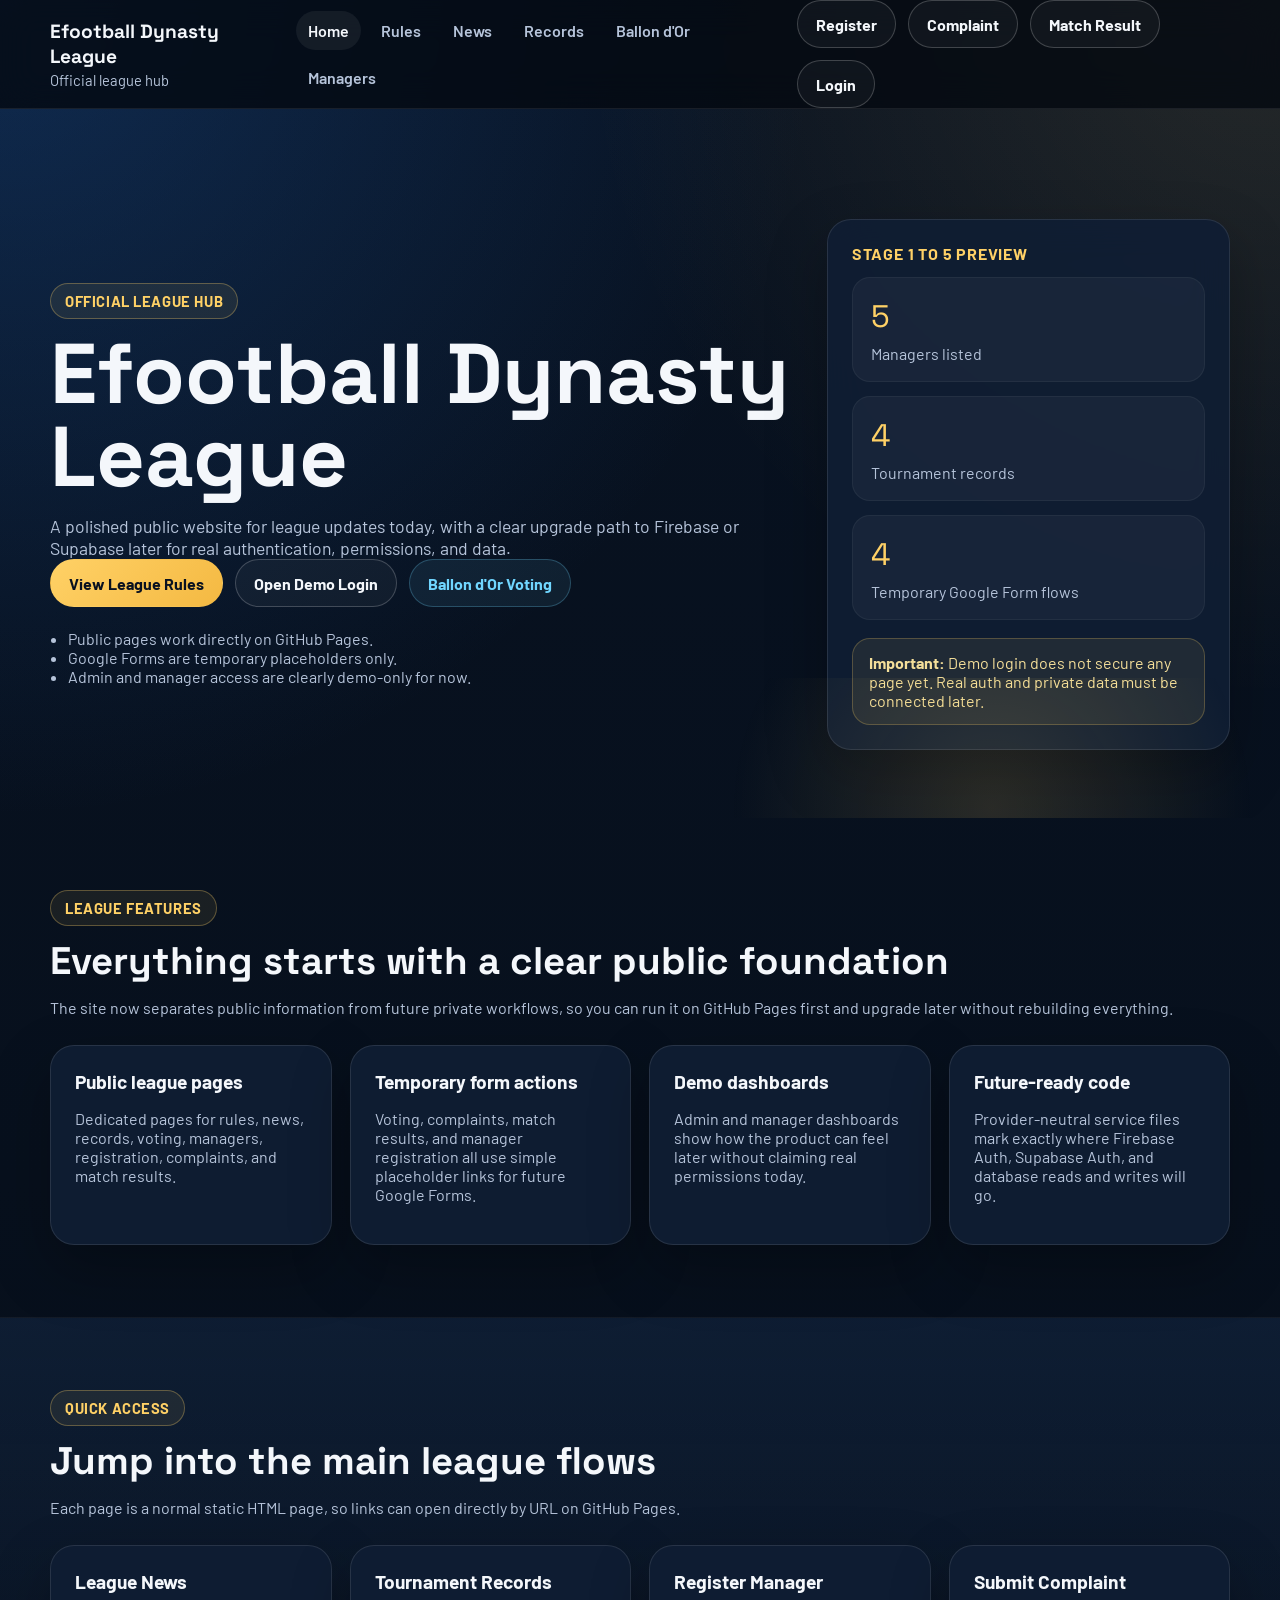
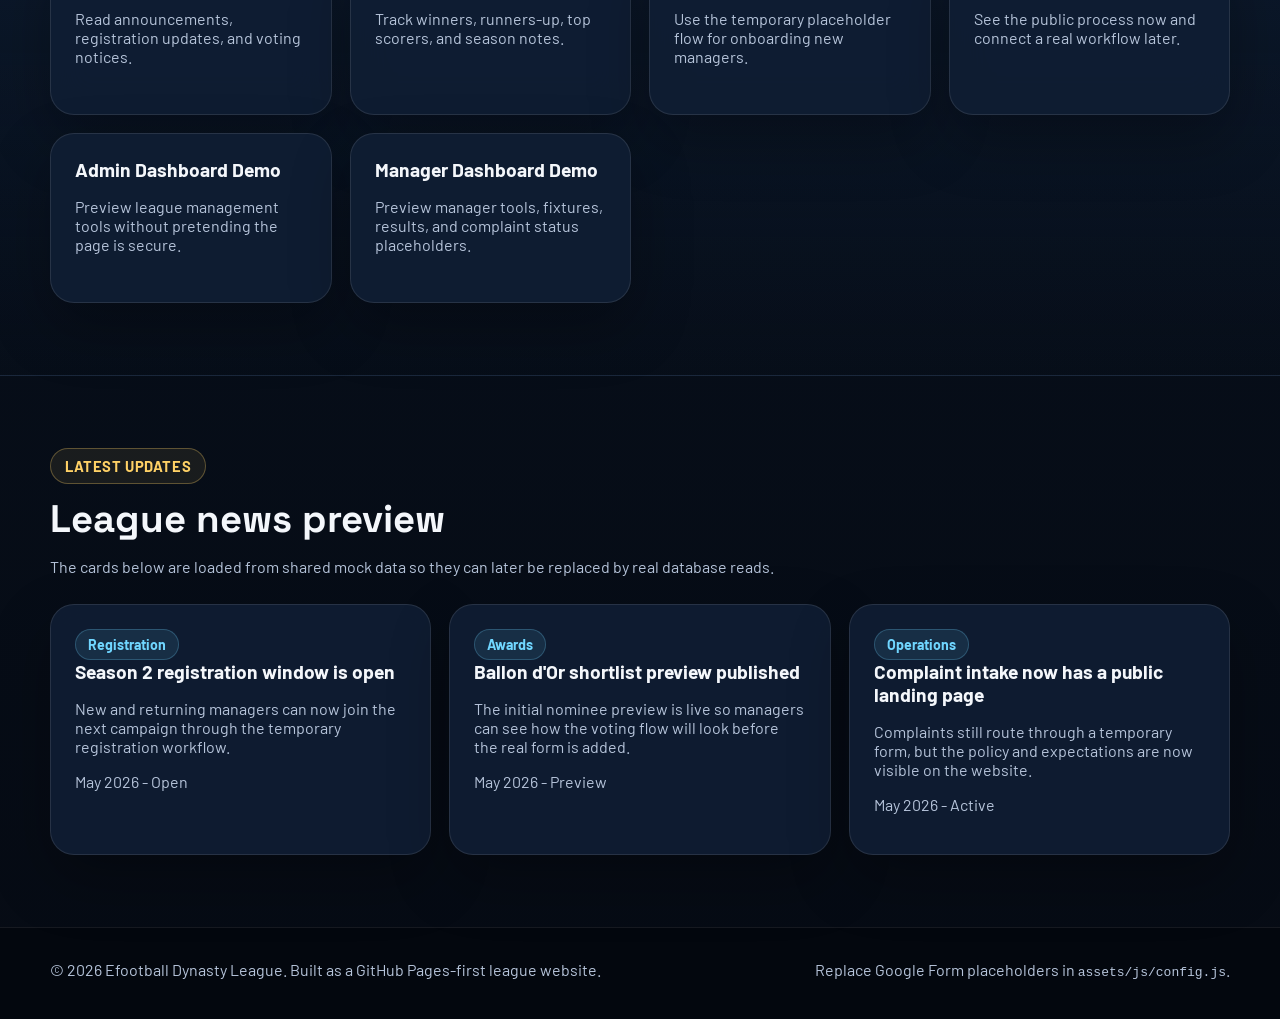
<file: index.html>
<!DOCTYPE html>
<html lang="en">
<head>
  <meta charset="UTF-8">
  <meta name="viewport" content="width=device-width, initial-scale=1.0">
  <meta name="description" content="Official public hub for Efootball Dynasty League news, rules, records, voting, registration, complaints, and demo dashboards.">
  <title>Efootball Dynasty League | Home</title>
  <link rel="stylesheet" href="assets/css/styles.css">
</head>
<body data-page="home">
  <div id="site-header"></div>

  <main class="page-shell">
    <section class="hero hero-home">
      <div class="container hero-grid">
        <div class="hero-copy">
          <span class="eyebrow">Official League Hub</span>
          <h1>Efootball Dynasty League</h1>
          <p class="hero-text">
            A polished public website for league updates today, with a clear upgrade path
            to Firebase or Supabase later for real authentication, permissions, and data.
          </p>
          <div class="button-row">
            <a class="button button-primary" href="rules.html">View League Rules</a>
            <a class="button button-secondary" href="login.html">Open Demo Login</a>
            <a class="button button-ghost" href="ballondor.html">Ballon d'Or Voting</a>
          </div>
          <ul class="hero-points">
            <li>Public pages work directly on GitHub Pages.</li>
            <li>Google Forms are temporary placeholders only.</li>
            <li>Admin and manager access are clearly demo-only for now.</li>
          </ul>
        </div>
        <aside class="hero-panel surface-card">
          <p class="panel-label">Stage 1 to 5 Preview</p>
          <div class="panel-stack">
            <div class="metric-card">
              <span class="metric-value" id="home-manager-count">0</span>
              <span class="metric-label">Managers listed</span>
            </div>
            <div class="metric-card">
              <span class="metric-value" id="home-record-count">0</span>
              <span class="metric-label">Tournament records</span>
            </div>
            <div class="metric-card">
              <span class="metric-value">4</span>
              <span class="metric-label">Temporary Google Form flows</span>
            </div>
          </div>
          <div class="inline-notice">
            <strong>Important:</strong> Demo login does not secure any page yet. Real auth and
            private data must be connected later.
          </div>
        </aside>
      </div>
    </section>

    <section class="section">
      <div class="container">
        <div class="section-heading">
          <span class="eyebrow">League Features</span>
          <h2>Everything starts with a clear public foundation</h2>
          <p>
            The site now separates public information from future private workflows, so you can
            run it on GitHub Pages first and upgrade later without rebuilding everything.
          </p>
        </div>
        <div class="feature-grid">
          <article class="surface-card feature-card">
            <h3>Public league pages</h3>
            <p>Dedicated pages for rules, news, records, voting, managers, registration, complaints, and match results.</p>
          </article>
          <article class="surface-card feature-card">
            <h3>Temporary form actions</h3>
            <p>Voting, complaints, match results, and manager registration all use simple placeholder links for future Google Forms.</p>
          </article>
          <article class="surface-card feature-card">
            <h3>Demo dashboards</h3>
            <p>Admin and manager dashboards show how the product can feel later without claiming real permissions today.</p>
          </article>
          <article class="surface-card feature-card">
            <h3>Future-ready code</h3>
            <p>Provider-neutral service files mark exactly where Firebase Auth, Supabase Auth, and database reads and writes will go.</p>
          </article>
        </div>
      </div>
    </section>

    <section class="section section-contrast">
      <div class="container">
        <div class="section-heading">
          <span class="eyebrow">Quick Access</span>
          <h2>Jump into the main league flows</h2>
          <p>Each page is a normal static HTML page, so links can open directly by URL on GitHub Pages.</p>
        </div>
        <div class="action-grid">
          <a class="surface-card action-card" href="news.html">
            <h3>League News</h3>
            <p>Read announcements, registration updates, and voting notices.</p>
          </a>
          <a class="surface-card action-card" href="records.html">
            <h3>Tournament Records</h3>
            <p>Track winners, runners-up, top scorers, and season notes.</p>
          </a>
          <a class="surface-card action-card" href="register.html">
            <h3>Register Manager</h3>
            <p>Use the temporary placeholder flow for onboarding new managers.</p>
          </a>
          <a class="surface-card action-card" href="complaint.html">
            <h3>Submit Complaint</h3>
            <p>See the public process now and connect a real workflow later.</p>
          </a>
          <a class="surface-card action-card" href="admin-dashboard.html">
            <h3>Admin Dashboard Demo</h3>
            <p>Preview league management tools without pretending the page is secure.</p>
          </a>
          <a class="surface-card action-card" href="manager-dashboard.html">
            <h3>Manager Dashboard Demo</h3>
            <p>Preview manager tools, fixtures, results, and complaint status placeholders.</p>
          </a>
        </div>
      </div>
    </section>

    <section class="section">
      <div class="container">
        <div class="section-heading">
          <span class="eyebrow">Latest Updates</span>
          <h2>League news preview</h2>
          <p>The cards below are loaded from shared mock data so they can later be replaced by real database reads.</p>
        </div>
        <div class="card-grid" id="home-news-grid"></div>
      </div>
    </section>
  </main>

  <div id="site-footer"></div>
  <script type="module" src="assets/js/main.js"></script>
</body>
</html>
</file>
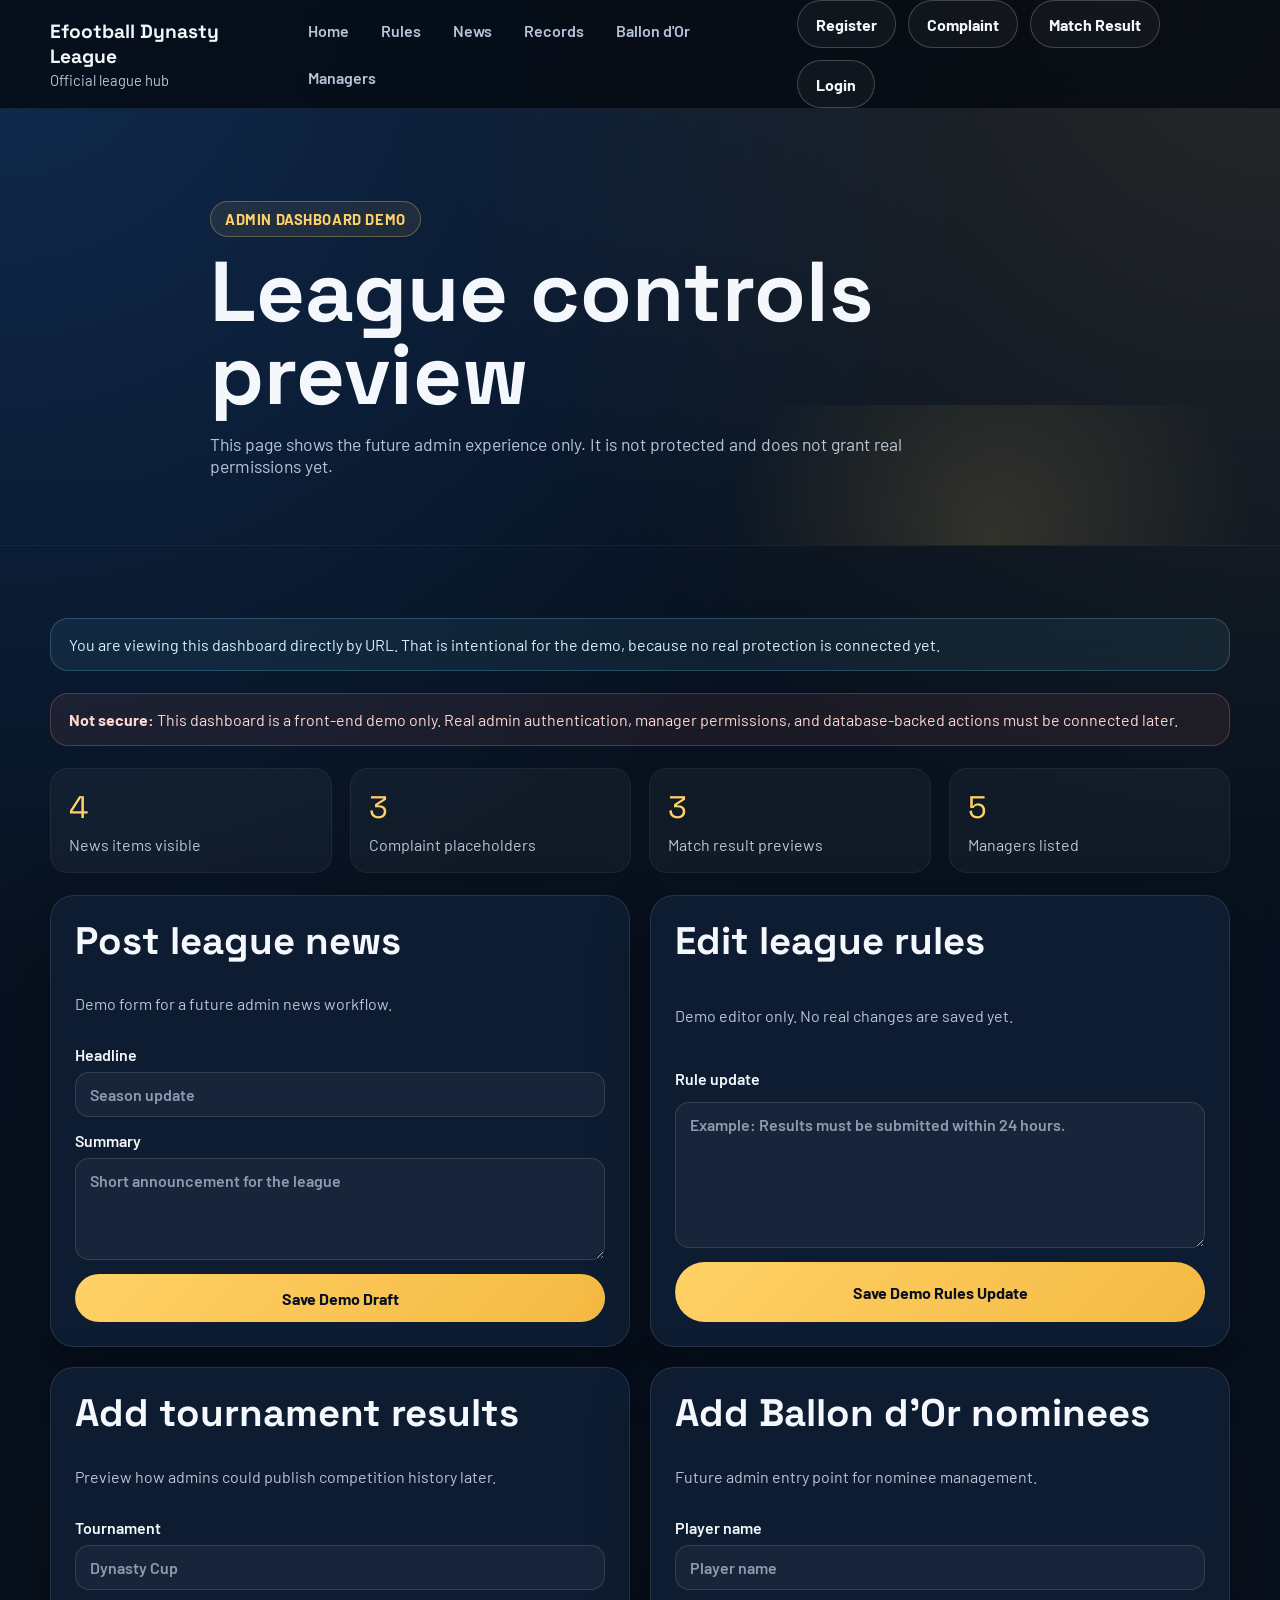
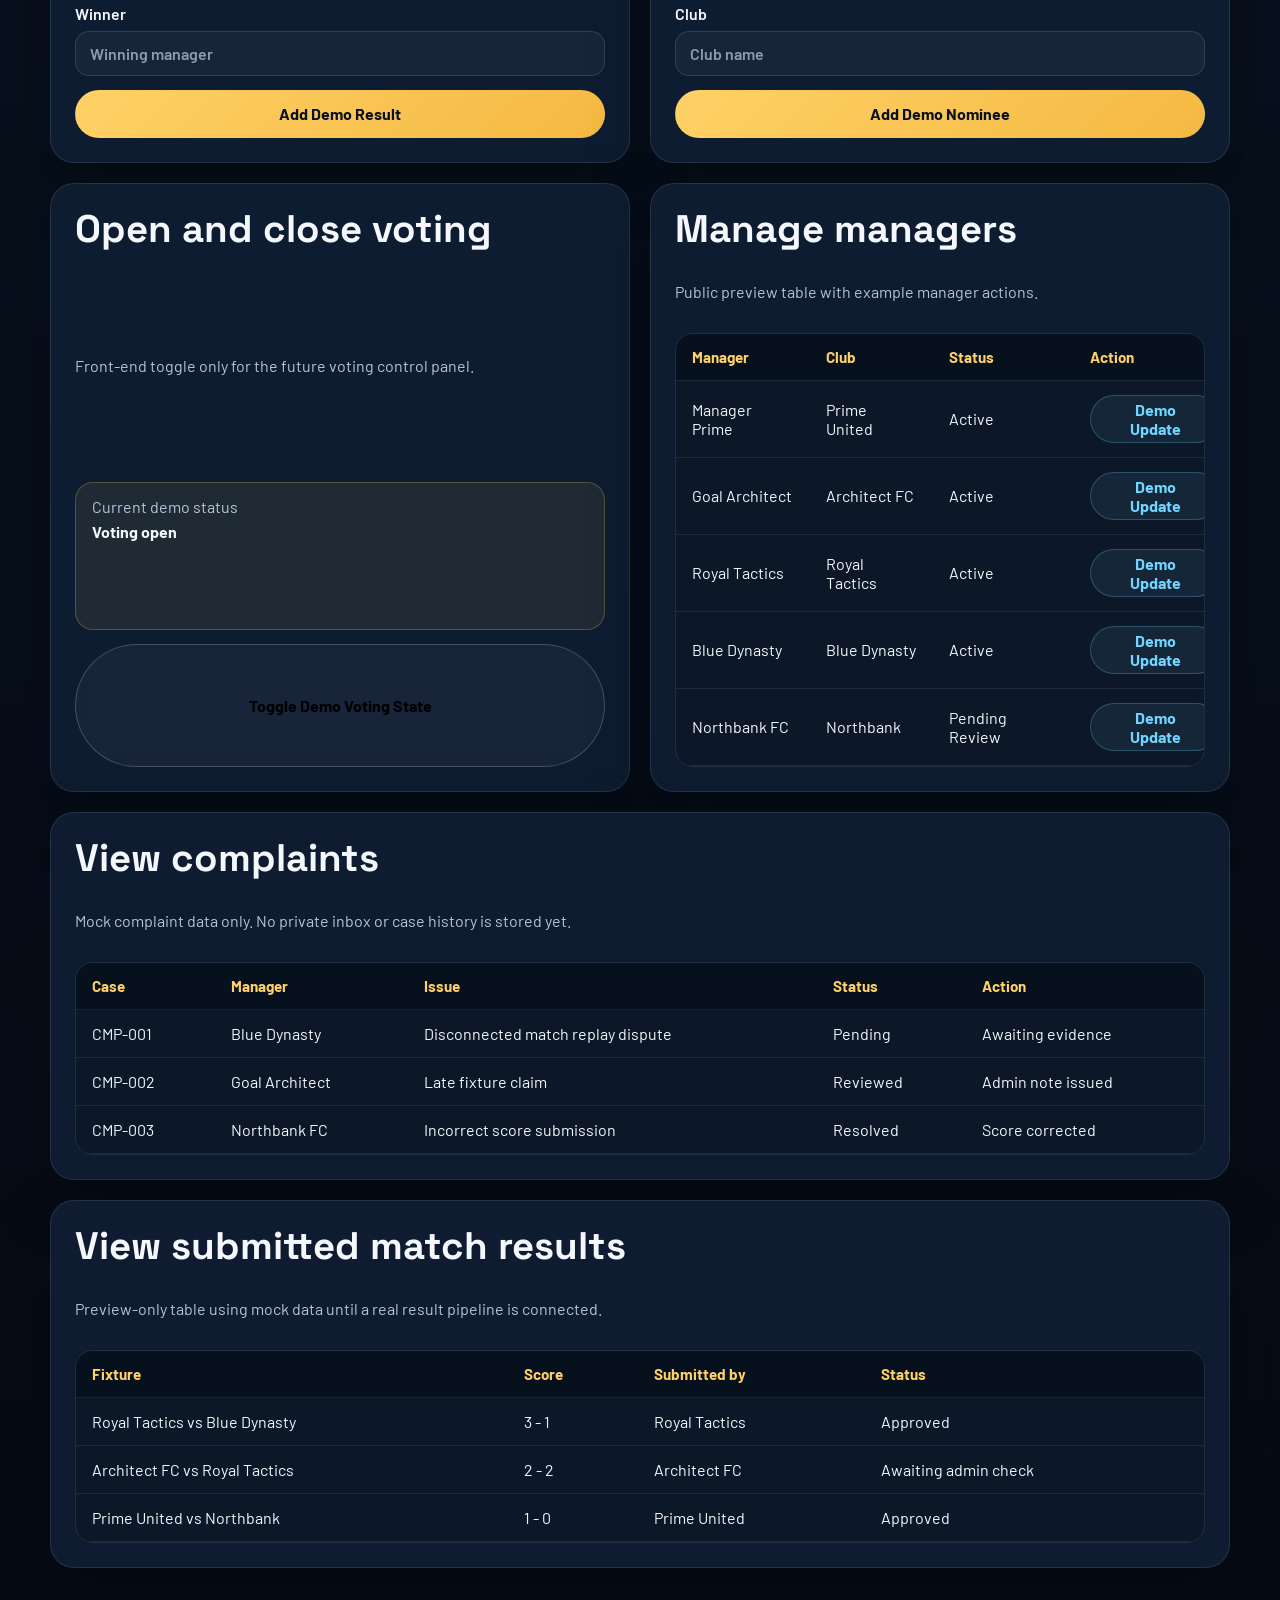
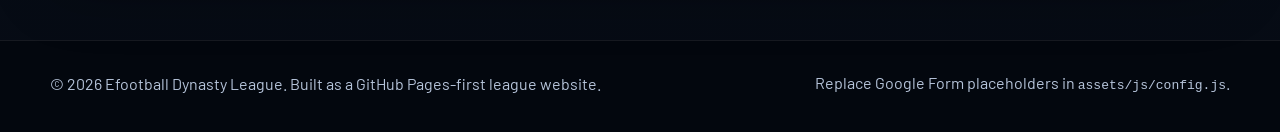
<file: admin-dashboard.html>
<!DOCTYPE html>
<html lang="en">
<head>
  <meta charset="UTF-8">
  <meta name="viewport" content="width=device-width, initial-scale=1.0">
  <meta name="description" content="Demo-only admin dashboard UI for Efootball Dynasty League.">
  <title>Efootball Dynasty League | Admin Dashboard Demo</title>
  <link rel="stylesheet" href="assets/css/styles.css">
</head>
<body data-page="admin-dashboard">
  <div id="site-header"></div>

  <main class="page-shell">
    <section class="hero hero-dashboard">
      <div class="container hero-simple">
        <span class="eyebrow">Admin Dashboard Demo</span>
        <h1>League controls preview</h1>
        <p class="hero-text">
          This page shows the future admin experience only. It is not protected and does not grant real permissions yet.
        </p>
      </div>
    </section>

    <section class="section">
      <div class="container">
        <div id="dashboard-access-message"></div>
        <div class="banner banner-danger">
          <strong>Not secure:</strong> This dashboard is a front-end demo only. Real admin authentication,
          manager permissions, and database-backed actions must be connected later.
        </div>

        <div class="stat-grid" id="admin-metrics"></div>

        <div class="dashboard-grid">
          <section class="surface-card dashboard-panel">
            <div class="panel-heading">
              <h2>Post league news</h2>
              <p>Demo form for a future admin news workflow.</p>
            </div>
            <form class="demo-form" data-demo-submit="news">
              <label>
                Headline
                <input type="text" name="headline" placeholder="Season update" required>
              </label>
              <label>
                Summary
                <textarea name="summary" rows="4" placeholder="Short announcement for the league" required></textarea>
              </label>
              <button class="button button-primary" type="submit">Save Demo Draft</button>
            </form>
          </section>

          <section class="surface-card dashboard-panel">
            <div class="panel-heading">
              <h2>Edit league rules</h2>
              <p>Demo editor only. No real changes are saved yet.</p>
            </div>
            <form class="demo-form" data-demo-submit="rules">
              <label>
                Rule update
                <textarea name="rules" rows="6" placeholder="Example: Results must be submitted within 24 hours." required></textarea>
              </label>
              <button class="button button-primary" type="submit">Save Demo Rules Update</button>
            </form>
          </section>

          <section class="surface-card dashboard-panel">
            <div class="panel-heading">
              <h2>Add tournament results</h2>
              <p>Preview how admins could publish competition history later.</p>
            </div>
            <form class="demo-form" data-demo-submit="record">
              <label>
                Tournament
                <input type="text" name="tournament" placeholder="Dynasty Cup" required>
              </label>
              <label>
                Winner
                <input type="text" name="winner" placeholder="Winning manager" required>
              </label>
              <button class="button button-primary" type="submit">Add Demo Result</button>
            </form>
          </section>

          <section class="surface-card dashboard-panel">
            <div class="panel-heading">
              <h2>Add Ballon d'Or nominees</h2>
              <p>Future admin entry point for nominee management.</p>
            </div>
            <form class="demo-form" data-demo-submit="nominee">
              <label>
                Player name
                <input type="text" name="player" placeholder="Player name" required>
              </label>
              <label>
                Club
                <input type="text" name="club" placeholder="Club name" required>
              </label>
              <button class="button button-primary" type="submit">Add Demo Nominee</button>
            </form>
          </section>

          <section class="surface-card dashboard-panel">
            <div class="panel-heading">
              <h2>Open and close voting</h2>
              <p>Front-end toggle only for the future voting control panel.</p>
            </div>
            <div class="stack-gap">
              <div class="status-card">
                <span class="status-label">Current demo status</span>
                <strong id="voting-status-label">Voting open</strong>
              </div>
              <button class="button button-secondary" type="button" id="toggle-voting-button">Toggle Demo Voting State</button>
            </div>
          </section>

          <section class="surface-card dashboard-panel">
            <div class="panel-heading">
              <h2>Manage managers</h2>
              <p>Public preview table with example manager actions.</p>
            </div>
            <div class="table-wrap compact-table-wrap">
              <table>
                <thead>
                  <tr>
                    <th>Manager</th>
                    <th>Club</th>
                    <th>Status</th>
                    <th>Action</th>
                  </tr>
                </thead>
                <tbody id="admin-managers-table-body"></tbody>
              </table>
            </div>
          </section>

          <section class="surface-card dashboard-panel dashboard-panel-wide">
            <div class="panel-heading">
              <h2>View complaints</h2>
              <p>Mock complaint data only. No private inbox or case history is stored yet.</p>
            </div>
            <div class="table-wrap">
              <table>
                <thead>
                  <tr>
                    <th>Case</th>
                    <th>Manager</th>
                    <th>Issue</th>
                    <th>Status</th>
                    <th>Action</th>
                  </tr>
                </thead>
                <tbody id="complaints-table-body"></tbody>
              </table>
            </div>
          </section>

          <section class="surface-card dashboard-panel dashboard-panel-wide">
            <div class="panel-heading">
              <h2>View submitted match results</h2>
              <p>Preview-only table using mock data until a real result pipeline is connected.</p>
            </div>
            <div class="table-wrap">
              <table>
                <thead>
                  <tr>
                    <th>Fixture</th>
                    <th>Score</th>
                    <th>Submitted by</th>
                    <th>Status</th>
                  </tr>
                </thead>
                <tbody id="match-results-table-body"></tbody>
              </table>
            </div>
          </section>
        </div>
      </div>
    </section>
  </main>

  <div id="site-footer"></div>
  <script type="module" src="assets/js/main.js"></script>
</body>
</html>
</file>
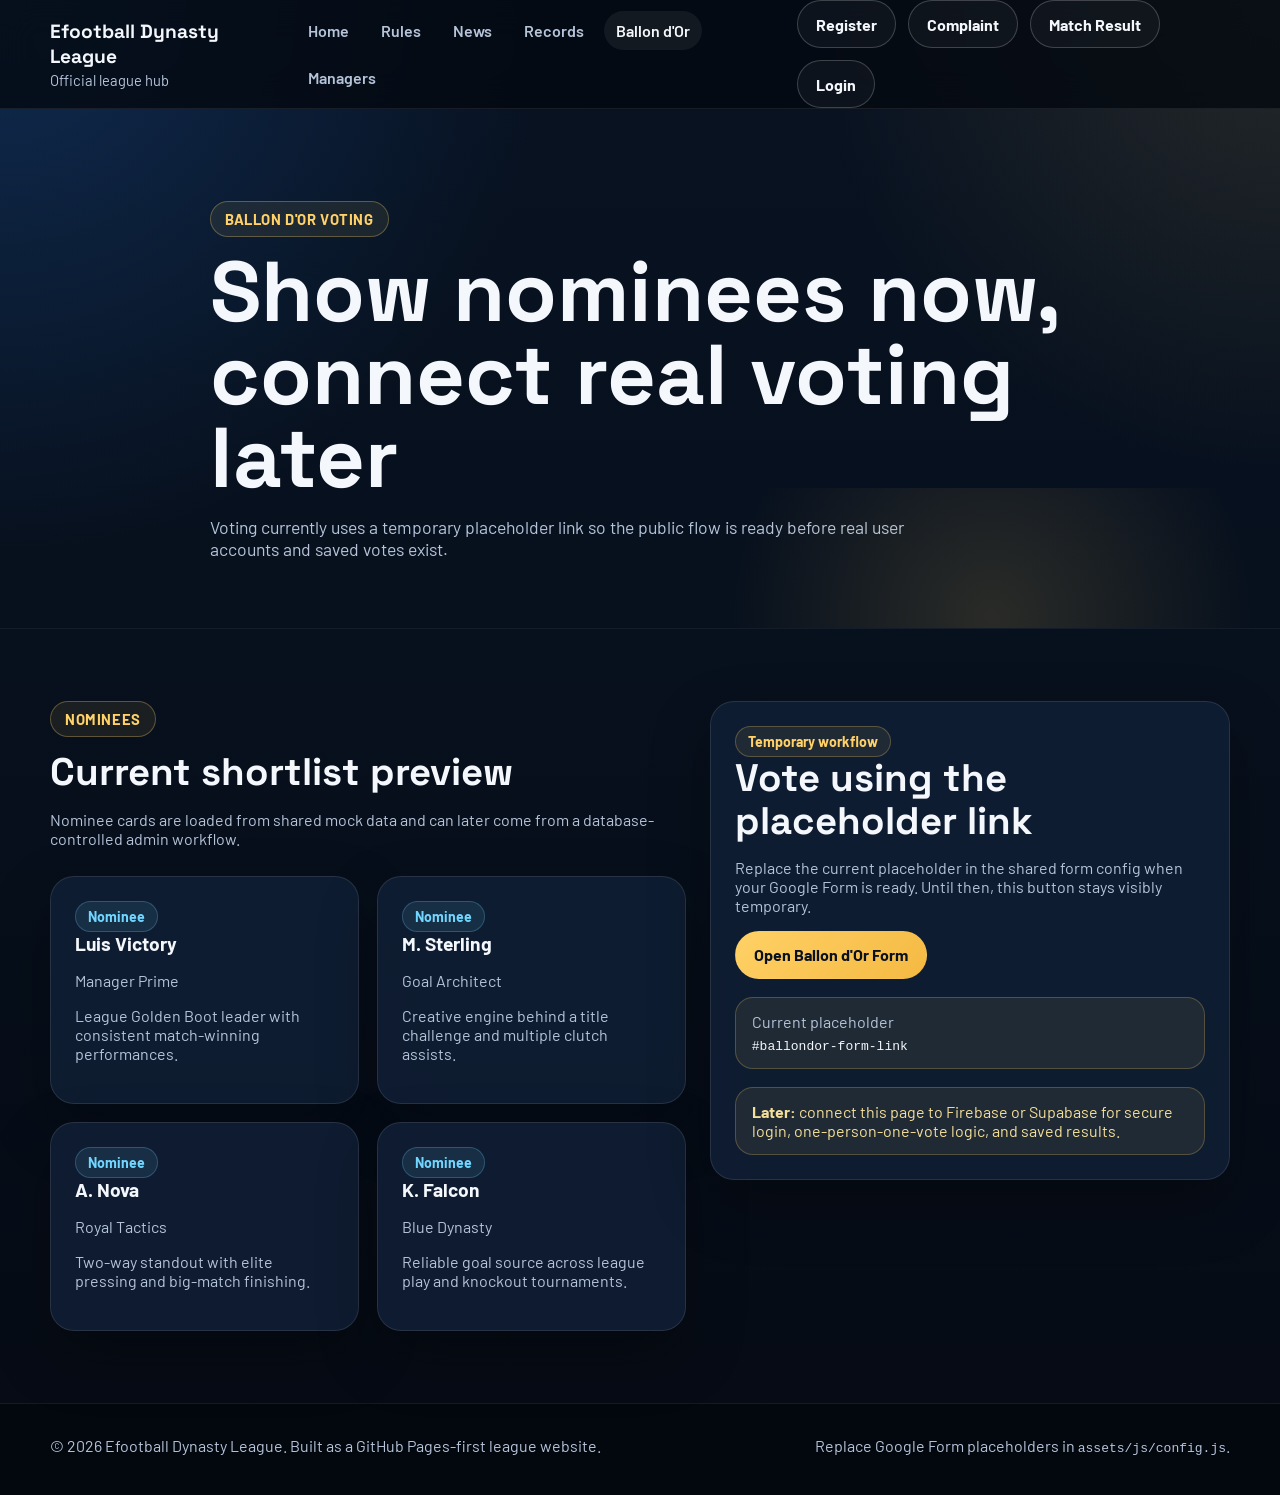
<file: ballondor.html>
<!DOCTYPE html>
<html lang="en">
<head>
  <meta charset="UTF-8">
  <meta name="viewport" content="width=device-width, initial-scale=1.0">
  <meta name="description" content="Ballon d'Or voting page for Efootball Dynasty League with temporary Google Form placeholders and future database notes.">
  <title>Efootball Dynasty League | Ballon d'Or Voting</title>
  <link rel="stylesheet" href="assets/css/styles.css">
</head>
<body data-page="ballondor">
  <div id="site-header"></div>

  <main class="page-shell">
    <section class="hero hero-subpage">
      <div class="container hero-simple">
        <span class="eyebrow">Ballon d'Or Voting</span>
        <h1>Show nominees now, connect real voting later</h1>
        <p class="hero-text">
          Voting currently uses a temporary placeholder link so the public flow is ready before real user accounts and saved votes exist.
        </p>
      </div>
    </section>

    <section class="section">
      <div class="container">
        <div class="split-layout">
          <div>
            <div class="section-heading">
              <span class="eyebrow">Nominees</span>
              <h2>Current shortlist preview</h2>
              <p>Nominee cards are loaded from shared mock data and can later come from a database-controlled admin workflow.</p>
            </div>
            <div class="card-grid" id="nominee-grid"></div>
          </div>
          <aside class="surface-card form-card">
            <div class="pill pill-warning">Temporary workflow</div>
            <h2>Vote using the placeholder link</h2>
            <p>
              Replace the current placeholder in the shared form config when your Google Form is ready.
              Until then, this button stays visibly temporary.
            </p>
            <a class="button button-primary" data-form-link="ballondor" href="#">Open Ballon d'Or Form</a>
            <div class="code-note">
              <span>Current placeholder</span>
              <code id="ballondor-link-display">#ballondor-form-link</code>
            </div>
            <div class="inline-notice">
              <strong>Later:</strong> connect this page to Firebase or Supabase for secure login, one-person-one-vote logic, and saved results.
            </div>
          </aside>
        </div>
      </div>
    </section>
  </main>

  <div id="site-footer"></div>
  <script type="module" src="assets/js/main.js"></script>
</body>
</html>
</file>
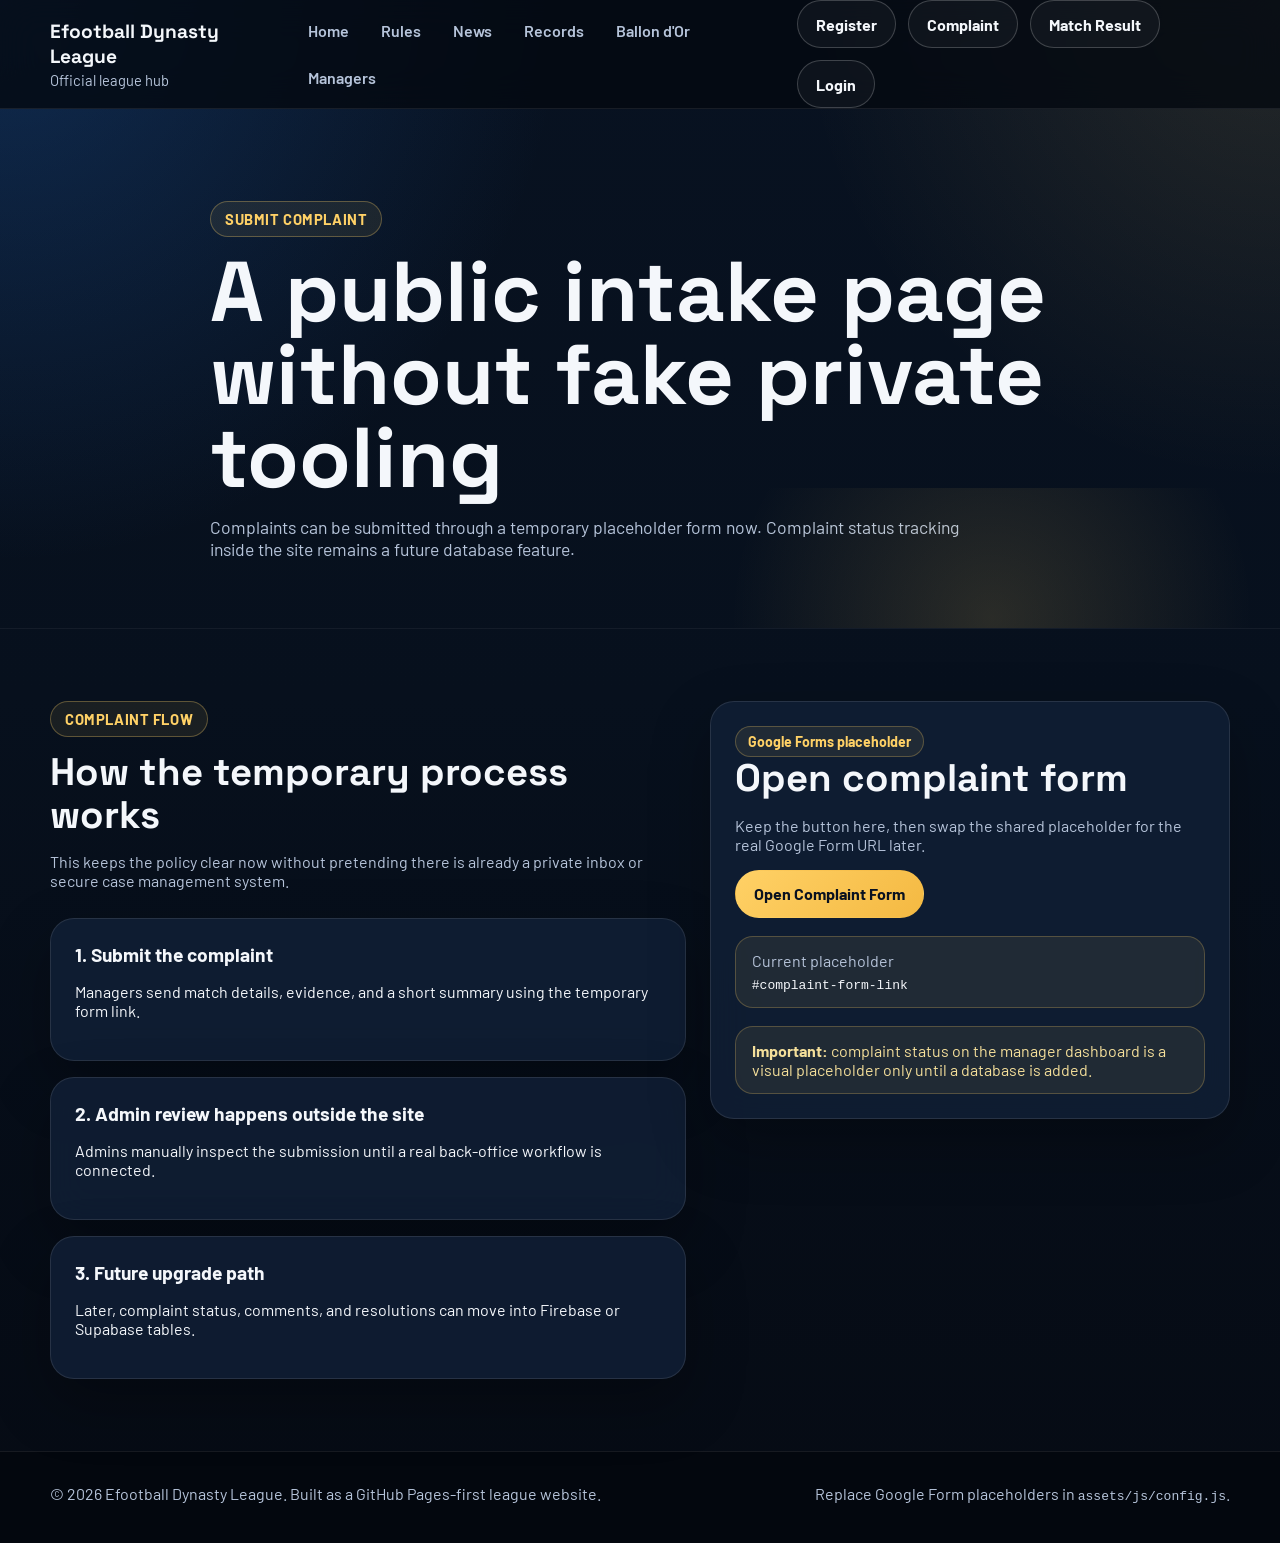
<file: complaint.html>
<!DOCTYPE html>
<html lang="en">
<head>
  <meta charset="UTF-8">
  <meta name="viewport" content="width=device-width, initial-scale=1.0">
  <meta name="description" content="Temporary complaint submission page for Efootball Dynasty League using a replaceable Google Form placeholder.">
  <title>Efootball Dynasty League | Submit Complaint</title>
  <link rel="stylesheet" href="assets/css/styles.css">
</head>
<body data-page="complaint">
  <div id="site-header"></div>

  <main class="page-shell">
    <section class="hero hero-subpage">
      <div class="container hero-simple">
        <span class="eyebrow">Submit Complaint</span>
        <h1>A public intake page without fake private tooling</h1>
        <p class="hero-text">
          Complaints can be submitted through a temporary placeholder form now. Complaint status tracking inside the site remains a future database feature.
        </p>
      </div>
    </section>

    <section class="section">
      <div class="container split-layout">
        <div>
          <div class="section-heading">
            <span class="eyebrow">Complaint Flow</span>
            <h2>How the temporary process works</h2>
            <p>This keeps the policy clear now without pretending there is already a private inbox or secure case management system.</p>
          </div>
          <div class="timeline-list">
            <article class="surface-card timeline-card">
              <h3>1. Submit the complaint</h3>
              <p>Managers send match details, evidence, and a short summary using the temporary form link.</p>
            </article>
            <article class="surface-card timeline-card">
              <h3>2. Admin review happens outside the site</h3>
              <p>Admins manually inspect the submission until a real back-office workflow is connected.</p>
            </article>
            <article class="surface-card timeline-card">
              <h3>3. Future upgrade path</h3>
              <p>Later, complaint status, comments, and resolutions can move into Firebase or Supabase tables.</p>
            </article>
          </div>
        </div>
        <aside class="surface-card form-card">
          <div class="pill pill-warning">Google Forms placeholder</div>
          <h2>Open complaint form</h2>
          <p>Keep the button here, then swap the shared placeholder for the real Google Form URL later.</p>
          <a class="button button-primary" data-form-link="complaint" href="#">Open Complaint Form</a>
          <div class="code-note">
            <span>Current placeholder</span>
            <code id="complaint-link-display">#complaint-form-link</code>
          </div>
          <div class="inline-notice">
            <strong>Important:</strong> complaint status on the manager dashboard is a visual placeholder only until a database is added.
          </div>
        </aside>
      </div>
    </section>
  </main>

  <div id="site-footer"></div>
  <script type="module" src="assets/js/main.js"></script>
</body>
</html>
</file>
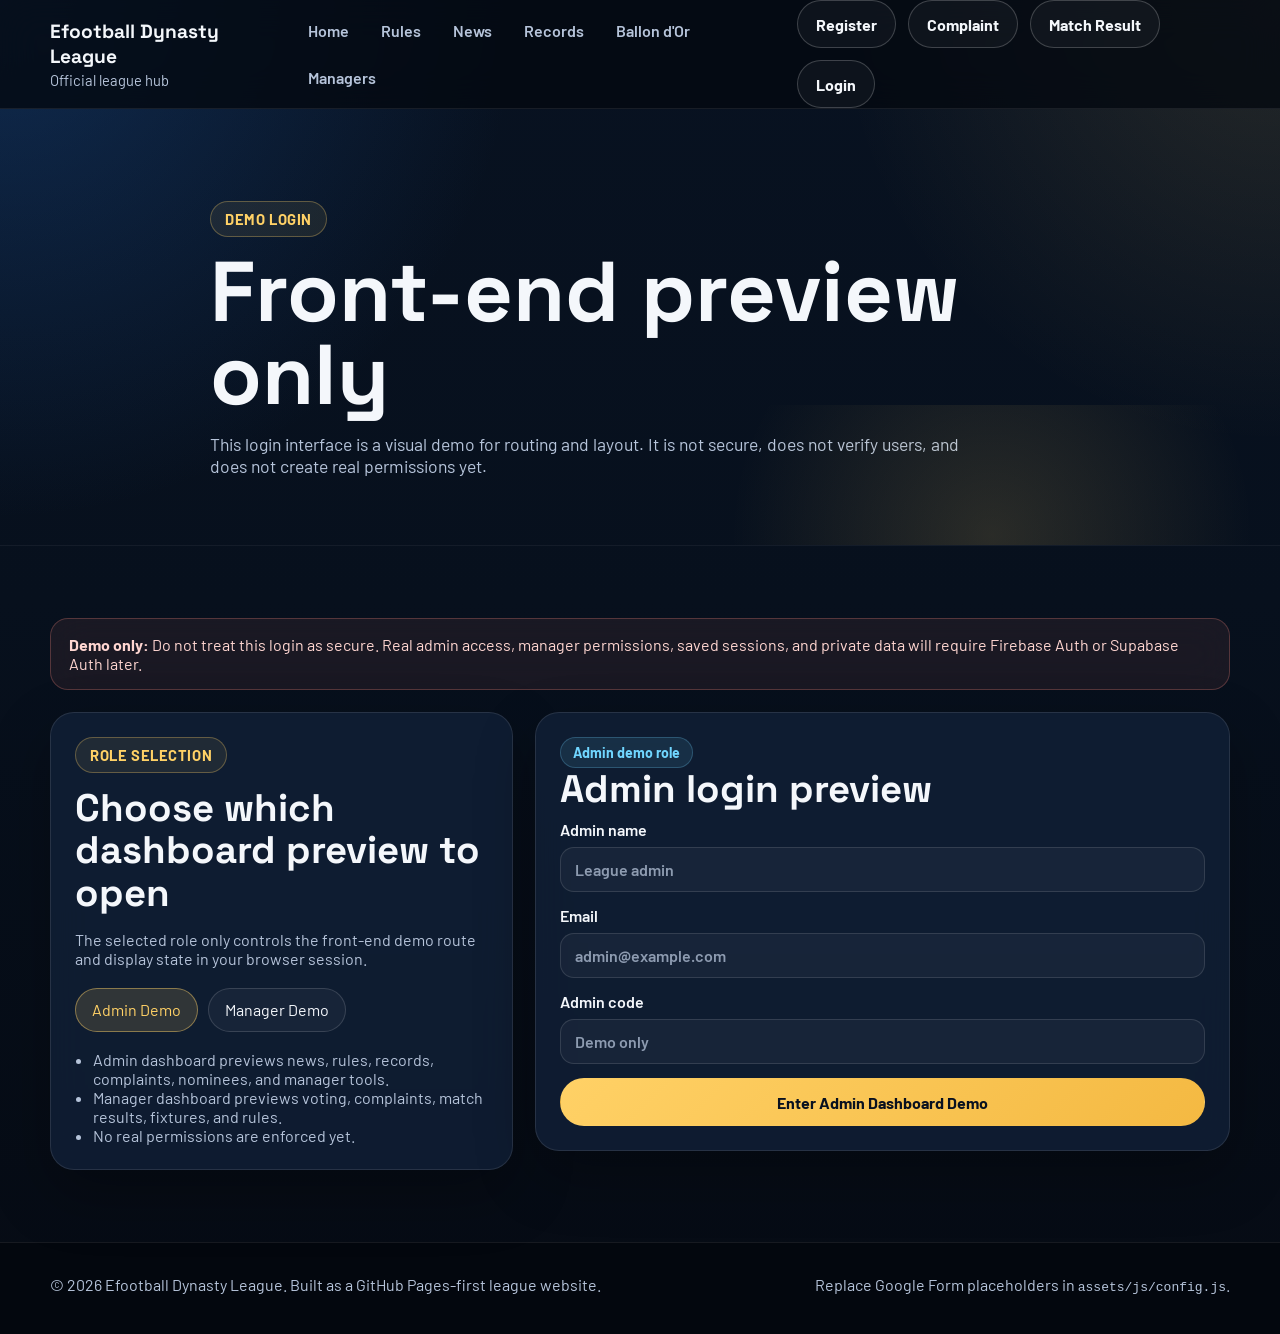
<file: login.html>
<!DOCTYPE html>
<html lang="en">
<head>
  <meta charset="UTF-8">
  <meta name="viewport" content="width=device-width, initial-scale=1.0">
  <meta name="description" content="Front-end demo login page for Efootball Dynasty League admin and manager dashboards.">
  <title>Efootball Dynasty League | Demo Login</title>
  <link rel="stylesheet" href="assets/css/styles.css">
</head>
<body data-page="login">
  <div id="site-header"></div>

  <main class="page-shell">
    <section class="hero hero-subpage">
      <div class="container hero-simple">
        <span class="eyebrow">Demo Login</span>
        <h1>Front-end preview only</h1>
        <p class="hero-text">
          This login interface is a visual demo for routing and layout. It is not secure, does not verify users,
          and does not create real permissions yet.
        </p>
      </div>
    </section>

    <section class="section">
      <div class="container">
        <div class="banner banner-danger">
          <strong>Demo only:</strong> Do not treat this login as secure. Real admin access, manager permissions,
          saved sessions, and private data will require Firebase Auth or Supabase Auth later.
        </div>

        <div class="login-layout">
          <aside class="surface-card login-side">
            <span class="eyebrow">Role Selection</span>
            <h2>Choose which dashboard preview to open</h2>
            <p>The selected role only controls the front-end demo route and display state in your browser session.</p>
            <div class="role-switch" id="role-switch">
              <button class="role-button is-active" type="button" data-role-target="admin">Admin Demo</button>
              <button class="role-button" type="button" data-role-target="manager">Manager Demo</button>
            </div>
            <ul class="hero-points compact-list">
              <li>Admin dashboard previews news, rules, records, complaints, nominees, and manager tools.</li>
              <li>Manager dashboard previews voting, complaints, match results, fixtures, and rules.</li>
              <li>No real permissions are enforced yet.</li>
            </ul>
          </aside>

          <div class="login-panels">
            <section class="surface-card login-panel is-active" data-role-panel="admin">
              <span class="pill">Admin demo role</span>
              <h2>Admin login preview</h2>
              <form class="demo-form" id="admin-login-form">
                <label>
                  Admin name
                  <input type="text" name="name" placeholder="League admin" required>
                </label>
                <label>
                  Email
                  <input type="email" name="email" placeholder="admin@example.com" required>
                </label>
                <label>
                  Admin code
                  <input type="text" name="code" placeholder="Demo only" required>
                </label>
                <button class="button button-primary" type="submit">Enter Admin Dashboard Demo</button>
              </form>
            </section>

            <section class="surface-card login-panel" data-role-panel="manager">
              <span class="pill">Manager demo role</span>
              <h2>Manager login preview</h2>
              <form class="demo-form" id="manager-login-form">
                <label>
                  Manager name
                  <input type="text" name="name" placeholder="Manager name" required>
                </label>
                <label>
                  Email
                  <input type="email" name="email" placeholder="manager@example.com" required>
                </label>
                <label>
                  Club name
                  <input type="text" name="club" placeholder="Your club" required>
                </label>
                <button class="button button-primary" type="submit">Enter Manager Dashboard Demo</button>
              </form>
            </section>
          </div>
        </div>
      </div>
    </section>
  </main>

  <div id="site-footer"></div>
  <script type="module" src="assets/js/main.js"></script>
</body>
</html>
</file>
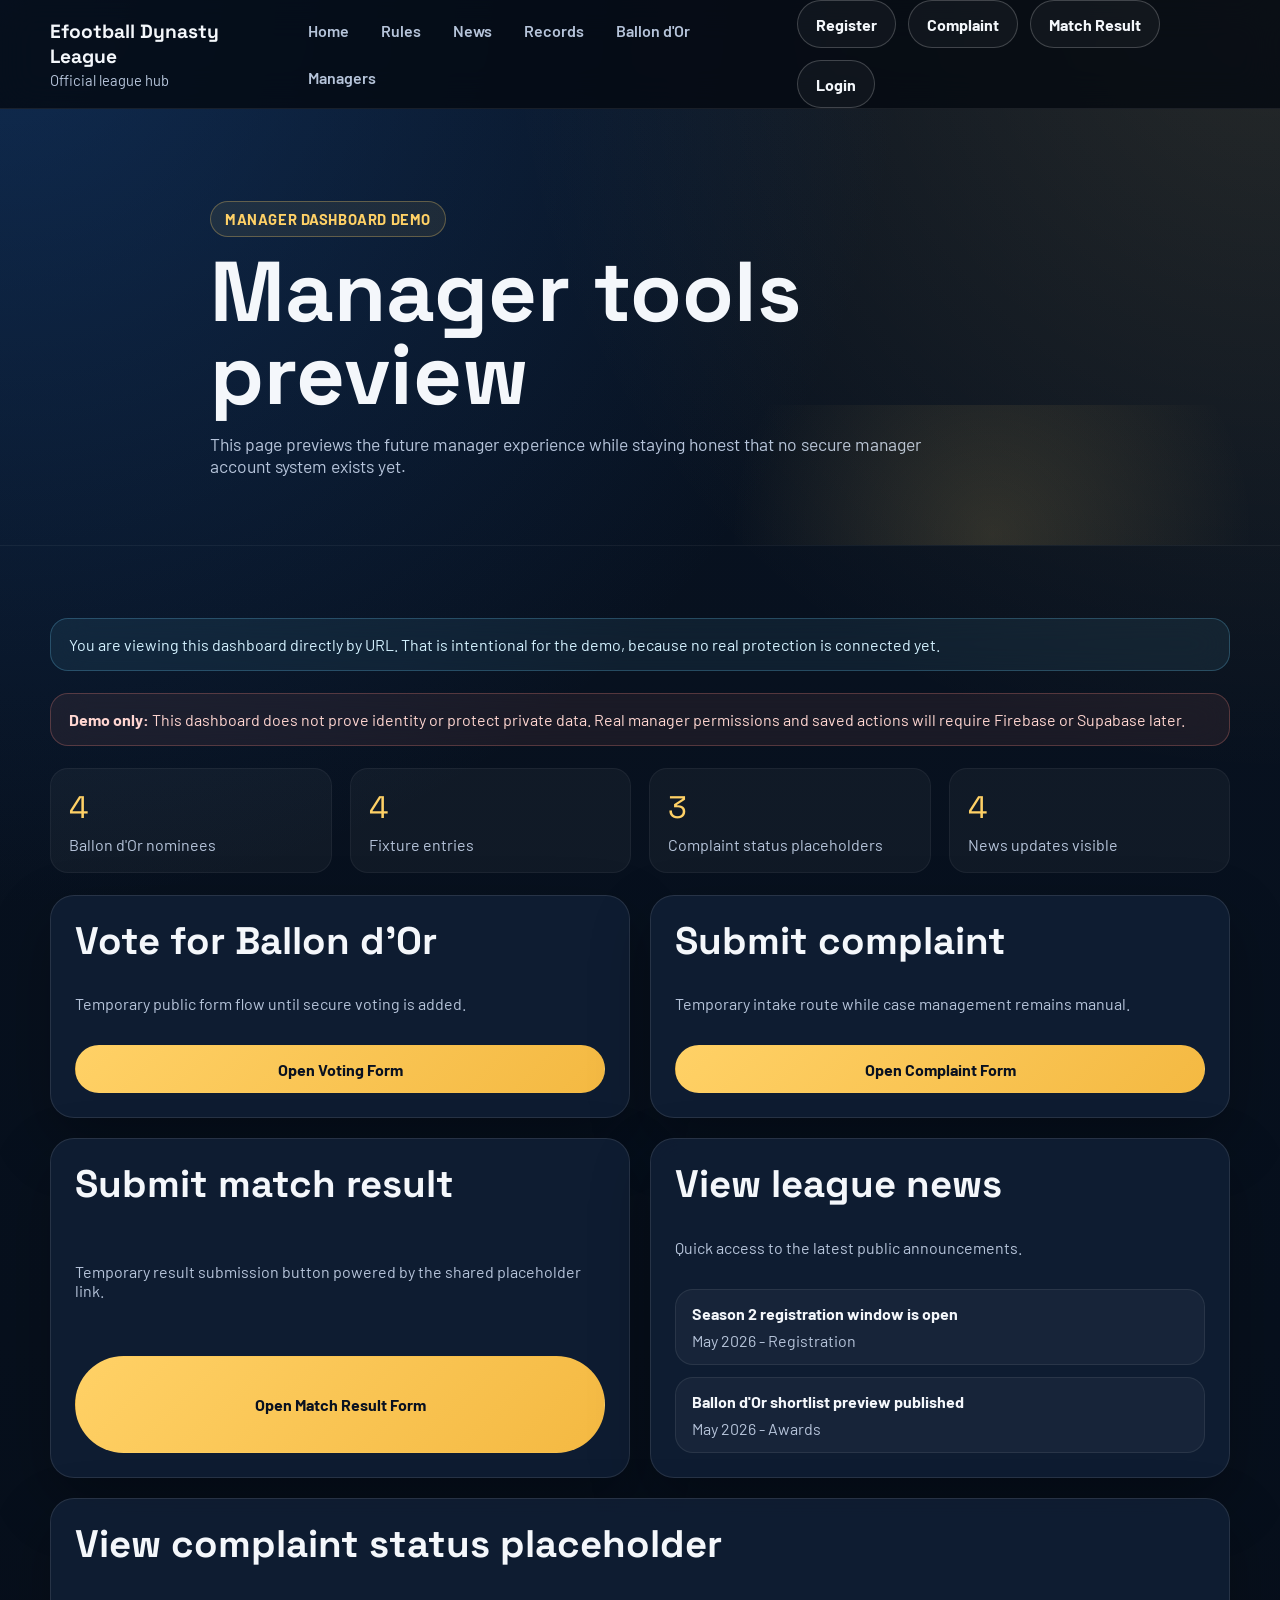
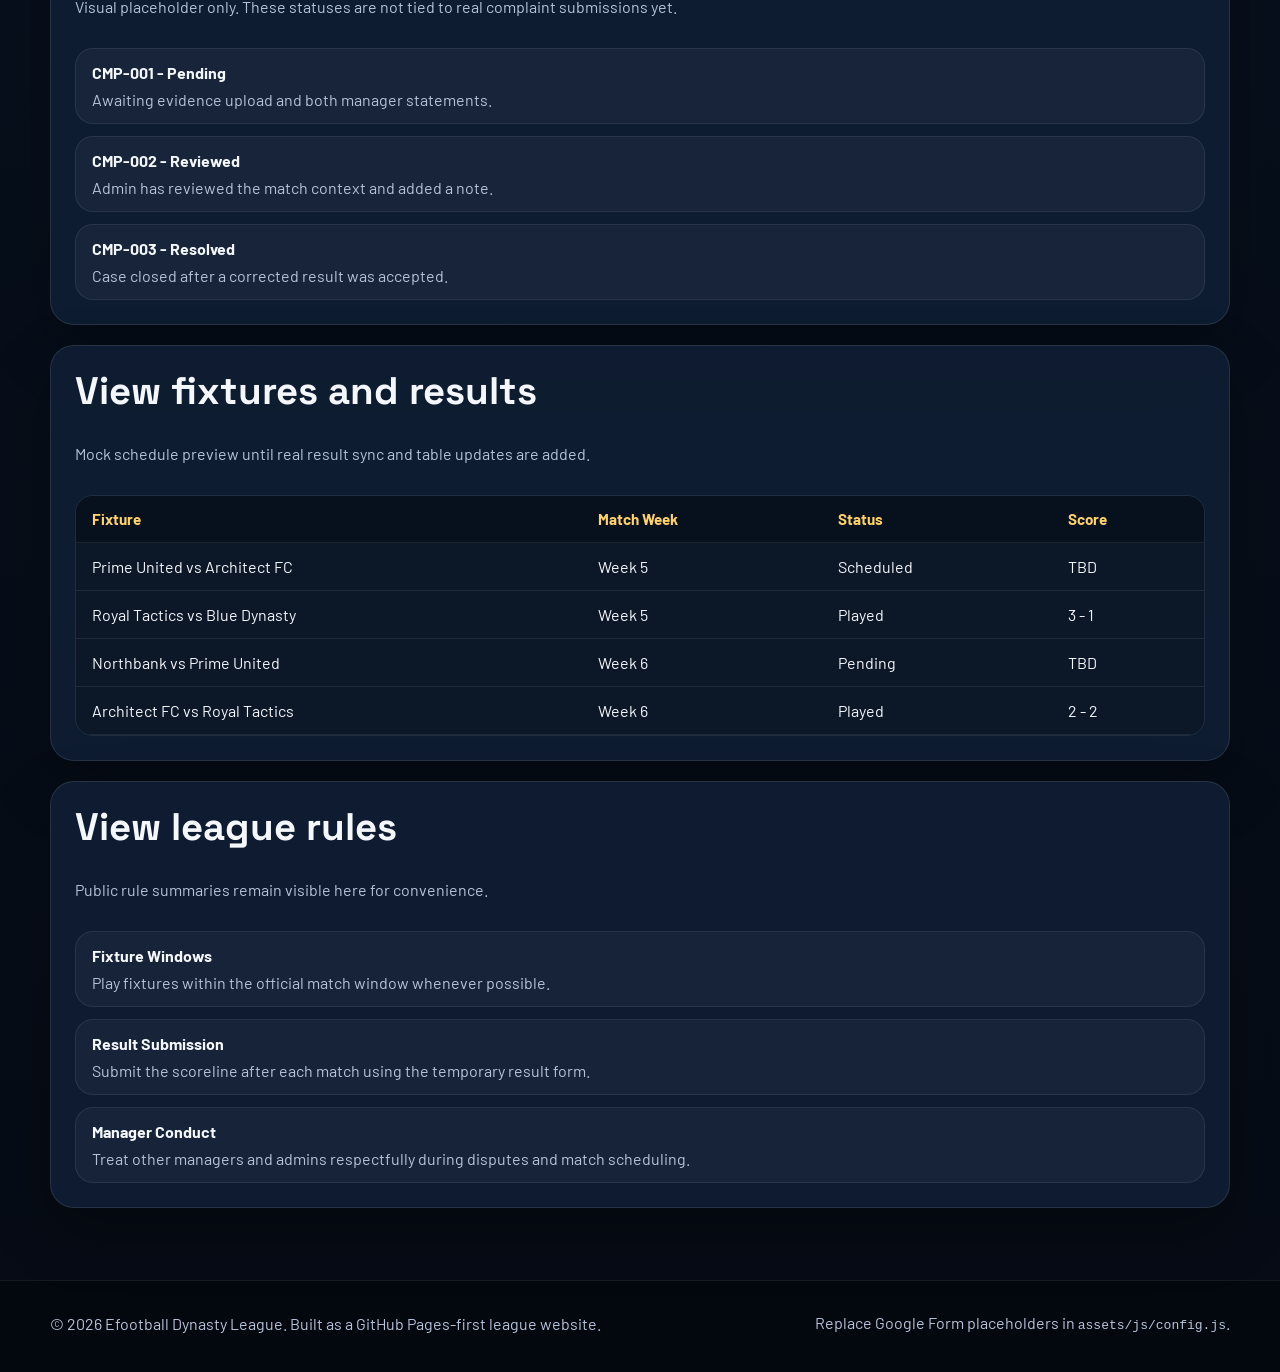
<file: manager-dashboard.html>
<!DOCTYPE html>
<html lang="en">
<head>
  <meta charset="UTF-8">
  <meta name="viewport" content="width=device-width, initial-scale=1.0">
  <meta name="description" content="Demo-only manager dashboard UI for Efootball Dynasty League.">
  <title>Efootball Dynasty League | Manager Dashboard Demo</title>
  <link rel="stylesheet" href="assets/css/styles.css">
</head>
<body data-page="manager-dashboard">
  <div id="site-header"></div>

  <main class="page-shell">
    <section class="hero hero-dashboard">
      <div class="container hero-simple">
        <span class="eyebrow">Manager Dashboard Demo</span>
        <h1>Manager tools preview</h1>
        <p class="hero-text">
          This page previews the future manager experience while staying honest that no secure manager account system exists yet.
        </p>
      </div>
    </section>

    <section class="section">
      <div class="container">
        <div id="dashboard-access-message"></div>
        <div class="banner banner-danger">
          <strong>Demo only:</strong> This dashboard does not prove identity or protect private data.
          Real manager permissions and saved actions will require Firebase or Supabase later.
        </div>

        <div class="stat-grid" id="manager-metrics"></div>

        <div class="dashboard-grid">
          <section class="surface-card dashboard-panel">
            <div class="panel-heading">
              <h2>Vote for Ballon d'Or</h2>
              <p>Temporary public form flow until secure voting is added.</p>
            </div>
            <a class="button button-primary" data-form-link="ballondor" href="#">Open Voting Form</a>
          </section>

          <section class="surface-card dashboard-panel">
            <div class="panel-heading">
              <h2>Submit complaint</h2>
              <p>Temporary intake route while case management remains manual.</p>
            </div>
            <a class="button button-primary" data-form-link="complaint" href="#">Open Complaint Form</a>
          </section>

          <section class="surface-card dashboard-panel">
            <div class="panel-heading">
              <h2>Submit match result</h2>
              <p>Temporary result submission button powered by the shared placeholder link.</p>
            </div>
            <a class="button button-primary" data-form-link="matchResult" href="#">Open Match Result Form</a>
          </section>

          <section class="surface-card dashboard-panel">
            <div class="panel-heading">
              <h2>View league news</h2>
              <p>Quick access to the latest public announcements.</p>
            </div>
            <div class="mini-feed" id="manager-news-preview"></div>
          </section>

          <section class="surface-card dashboard-panel dashboard-panel-wide">
            <div class="panel-heading">
              <h2>View complaint status placeholder</h2>
              <p>Visual placeholder only. These statuses are not tied to real complaint submissions yet.</p>
            </div>
            <div class="status-grid" id="complaint-status-grid"></div>
          </section>

          <section class="surface-card dashboard-panel dashboard-panel-wide">
            <div class="panel-heading">
              <h2>View fixtures and results</h2>
              <p>Mock schedule preview until real result sync and table updates are added.</p>
            </div>
            <div class="table-wrap">
              <table>
                <thead>
                  <tr>
                    <th>Fixture</th>
                    <th>Match Week</th>
                    <th>Status</th>
                    <th>Score</th>
                  </tr>
                </thead>
                <tbody id="fixtures-table-body"></tbody>
              </table>
            </div>
          </section>

          <section class="surface-card dashboard-panel dashboard-panel-wide">
            <div class="panel-heading">
              <h2>View league rules</h2>
              <p>Public rule summaries remain visible here for convenience.</p>
            </div>
            <div class="mini-rule-grid" id="manager-rules-preview"></div>
          </section>
        </div>
      </div>
    </section>
  </main>

  <div id="site-footer"></div>
  <script type="module" src="assets/js/main.js"></script>
</body>
</html>
</file>
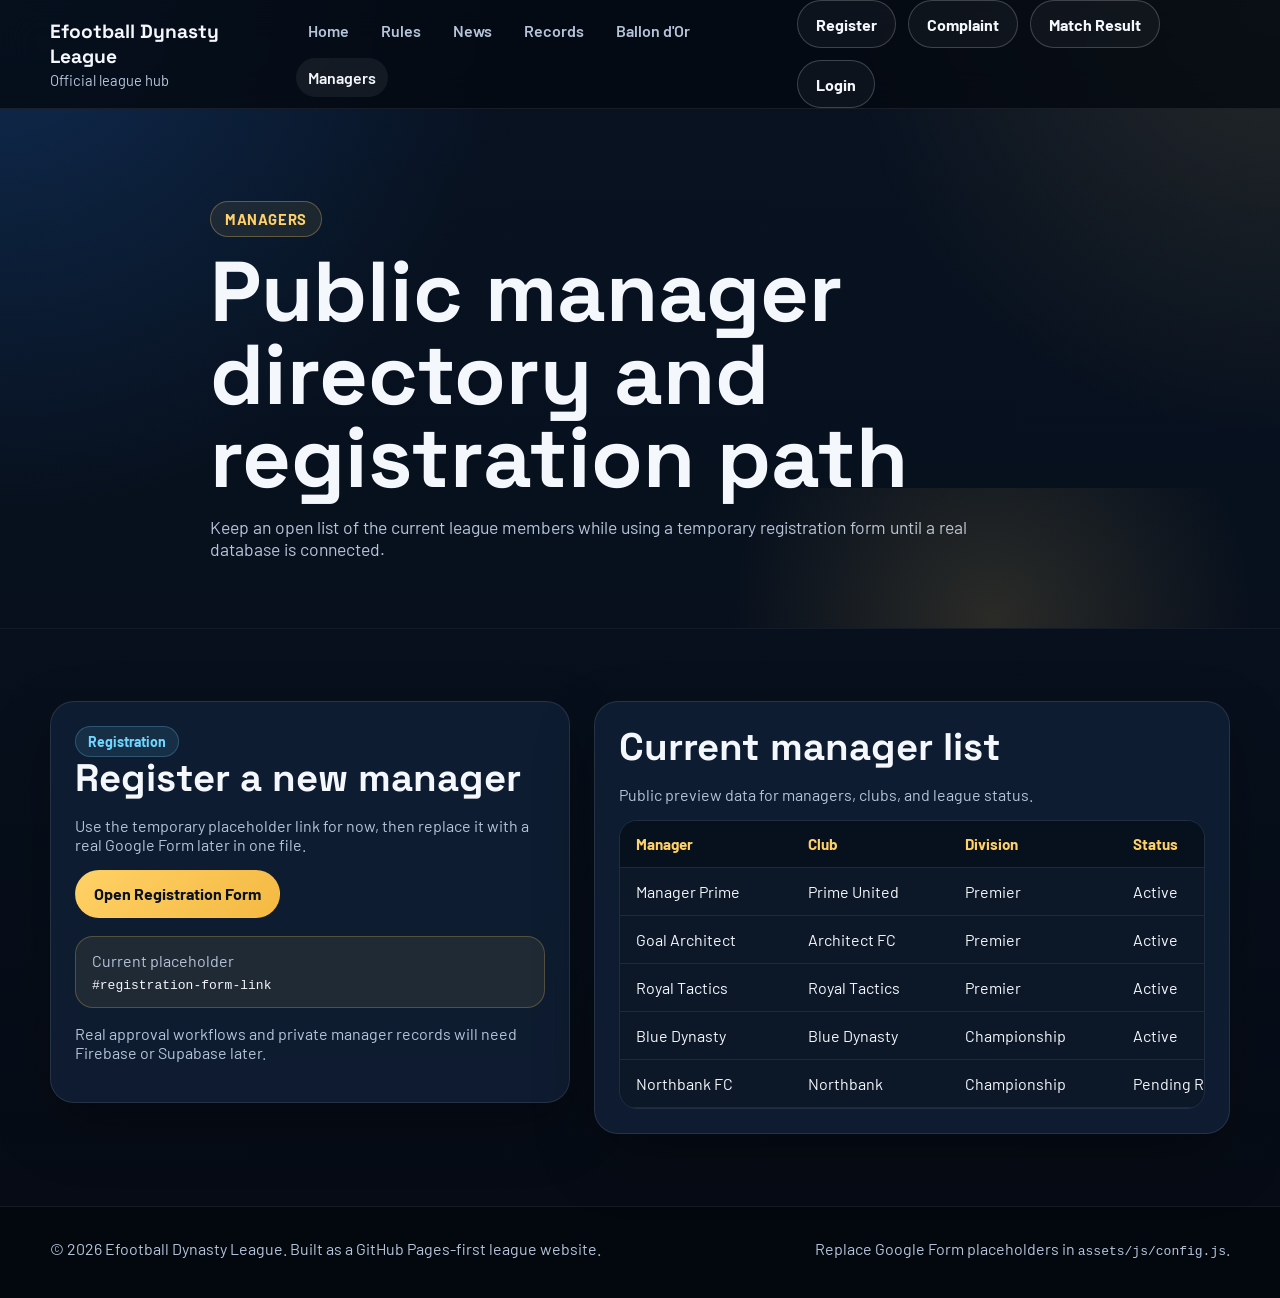
<file: managers.html>
<!DOCTYPE html>
<html lang="en">
<head>
  <meta charset="UTF-8">
  <meta name="viewport" content="width=device-width, initial-scale=1.0">
  <meta name="description" content="Public manager list and registration entry point for Efootball Dynasty League.">
  <title>Efootball Dynasty League | Managers</title>
  <link rel="stylesheet" href="assets/css/styles.css">
</head>
<body data-page="managers">
  <div id="site-header"></div>

  <main class="page-shell">
    <section class="hero hero-subpage">
      <div class="container hero-simple">
        <span class="eyebrow">Managers</span>
        <h1>Public manager directory and registration path</h1>
        <p class="hero-text">
          Keep an open list of the current league members while using a temporary registration form until a real database is connected.
        </p>
      </div>
    </section>

    <section class="section">
      <div class="container">
        <div class="split-layout split-layout-reverse">
          <aside class="surface-card form-card">
            <div class="pill">Registration</div>
            <h2>Register a new manager</h2>
            <p>Use the temporary placeholder link for now, then replace it with a real Google Form later in one file.</p>
            <a class="button button-primary" data-form-link="registration" href="#">Open Registration Form</a>
            <div class="code-note">
              <span>Current placeholder</span>
              <code id="registration-link-display">#registration-form-link</code>
            </div>
            <p class="small-note">Real approval workflows and private manager records will need Firebase or Supabase later.</p>
          </aside>
          <div class="table-card surface-card">
            <div class="table-heading">
              <h2>Current manager list</h2>
              <p>Public preview data for managers, clubs, and league status.</p>
            </div>
            <div class="table-wrap">
              <table>
                <thead>
                  <tr>
                    <th>Manager</th>
                    <th>Club</th>
                    <th>Division</th>
                    <th>Status</th>
                  </tr>
                </thead>
                <tbody id="managers-table-body"></tbody>
              </table>
            </div>
          </div>
        </div>
      </div>
    </section>
  </main>

  <div id="site-footer"></div>
  <script type="module" src="assets/js/main.js"></script>
</body>
</html>
</file>
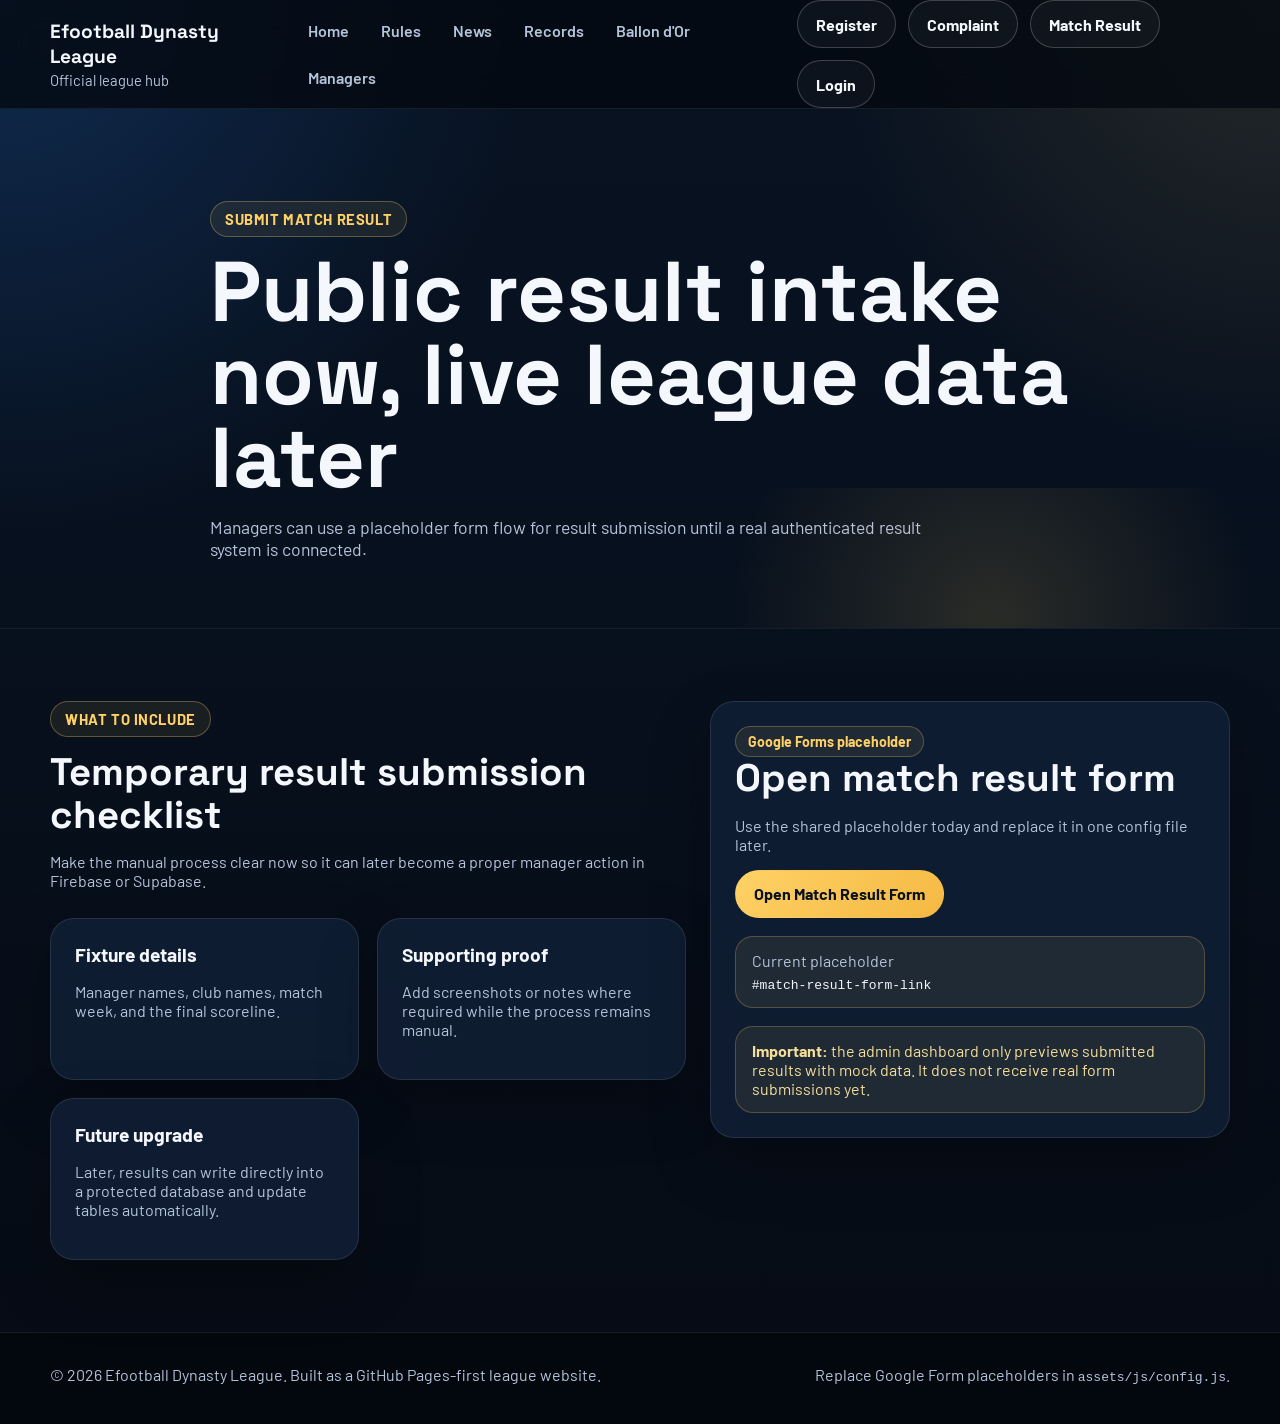
<file: match-result.html>
<!DOCTYPE html>
<html lang="en">
<head>
  <meta charset="UTF-8">
  <meta name="viewport" content="width=device-width, initial-scale=1.0">
  <meta name="description" content="Temporary match result submission page for Efootball Dynasty League using a replaceable Google Form placeholder.">
  <title>Efootball Dynasty League | Submit Match Result</title>
  <link rel="stylesheet" href="assets/css/styles.css">
</head>
<body data-page="match-result">
  <div id="site-header"></div>

  <main class="page-shell">
    <section class="hero hero-subpage">
      <div class="container hero-simple">
        <span class="eyebrow">Submit Match Result</span>
        <h1>Public result intake now, live league data later</h1>
        <p class="hero-text">
          Managers can use a placeholder form flow for result submission until a real authenticated result system is connected.
        </p>
      </div>
    </section>

    <section class="section">
      <div class="container split-layout">
        <div>
          <div class="section-heading">
            <span class="eyebrow">What to include</span>
            <h2>Temporary result submission checklist</h2>
            <p>Make the manual process clear now so it can later become a proper manager action in Firebase or Supabase.</p>
          </div>
          <div class="card-grid compact-grid">
            <article class="surface-card feature-card">
              <h3>Fixture details</h3>
              <p>Manager names, club names, match week, and the final scoreline.</p>
            </article>
            <article class="surface-card feature-card">
              <h3>Supporting proof</h3>
              <p>Add screenshots or notes where required while the process remains manual.</p>
            </article>
            <article class="surface-card feature-card">
              <h3>Future upgrade</h3>
              <p>Later, results can write directly into a protected database and update tables automatically.</p>
            </article>
          </div>
        </div>
        <aside class="surface-card form-card">
          <div class="pill pill-warning">Google Forms placeholder</div>
          <h2>Open match result form</h2>
          <p>Use the shared placeholder today and replace it in one config file later.</p>
          <a class="button button-primary" data-form-link="matchResult" href="#">Open Match Result Form</a>
          <div class="code-note">
            <span>Current placeholder</span>
            <code id="match-result-link-display">#match-result-form-link</code>
          </div>
          <div class="inline-notice">
            <strong>Important:</strong> the admin dashboard only previews submitted results with mock data. It does not receive real form submissions yet.
          </div>
        </aside>
      </div>
    </section>
  </main>

  <div id="site-footer"></div>
  <script type="module" src="assets/js/main.js"></script>
</body>
</html>
</file>
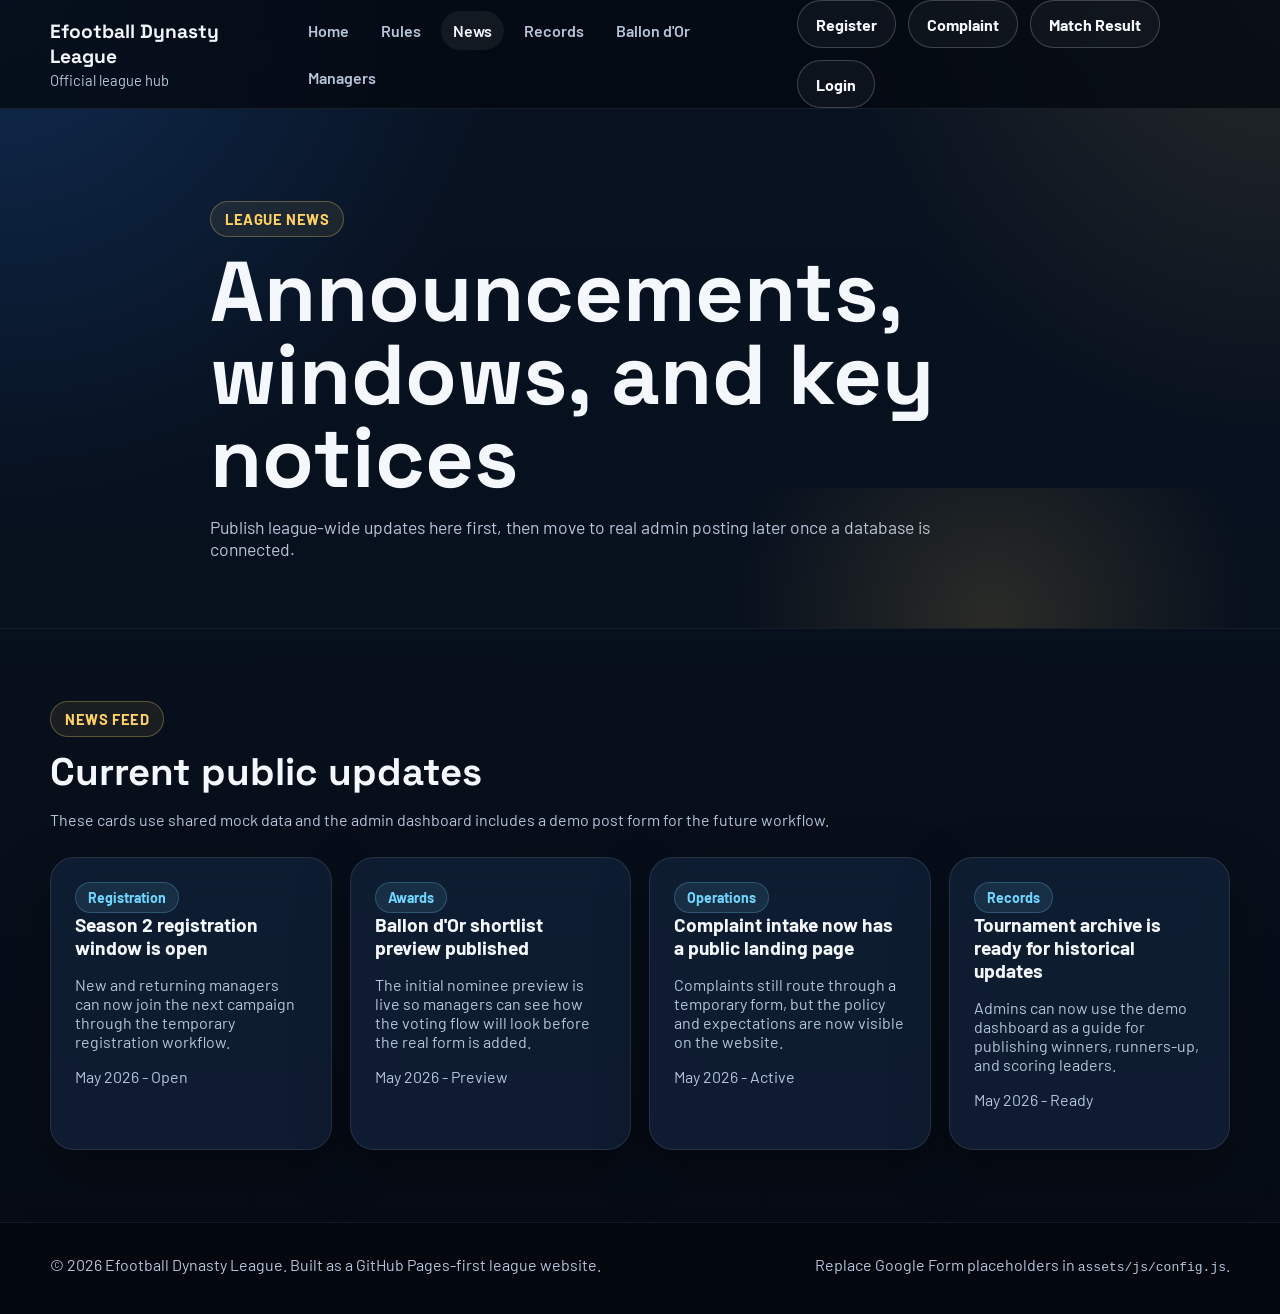
<file: news.html>
<!DOCTYPE html>
<html lang="en">
<head>
  <meta charset="UTF-8">
  <meta name="viewport" content="width=device-width, initial-scale=1.0">
  <meta name="description" content="League announcements, registration updates, voting notices, and fixture news for Efootball Dynasty League.">
  <title>Efootball Dynasty League | League News</title>
  <link rel="stylesheet" href="assets/css/styles.css">
</head>
<body data-page="news">
  <div id="site-header"></div>

  <main class="page-shell">
    <section class="hero hero-subpage">
      <div class="container hero-simple">
        <span class="eyebrow">League News</span>
        <h1>Announcements, windows, and key notices</h1>
        <p class="hero-text">
          Publish league-wide updates here first, then move to real admin posting later once a database is connected.
        </p>
      </div>
    </section>

    <section class="section">
      <div class="container">
        <div class="section-heading">
          <span class="eyebrow">News Feed</span>
          <h2>Current public updates</h2>
          <p>These cards use shared mock data and the admin dashboard includes a demo post form for the future workflow.</p>
        </div>
        <div class="card-grid" id="news-grid"></div>
      </div>
    </section>
  </main>

  <div id="site-footer"></div>
  <script type="module" src="assets/js/main.js"></script>
</body>
</html>
</file>
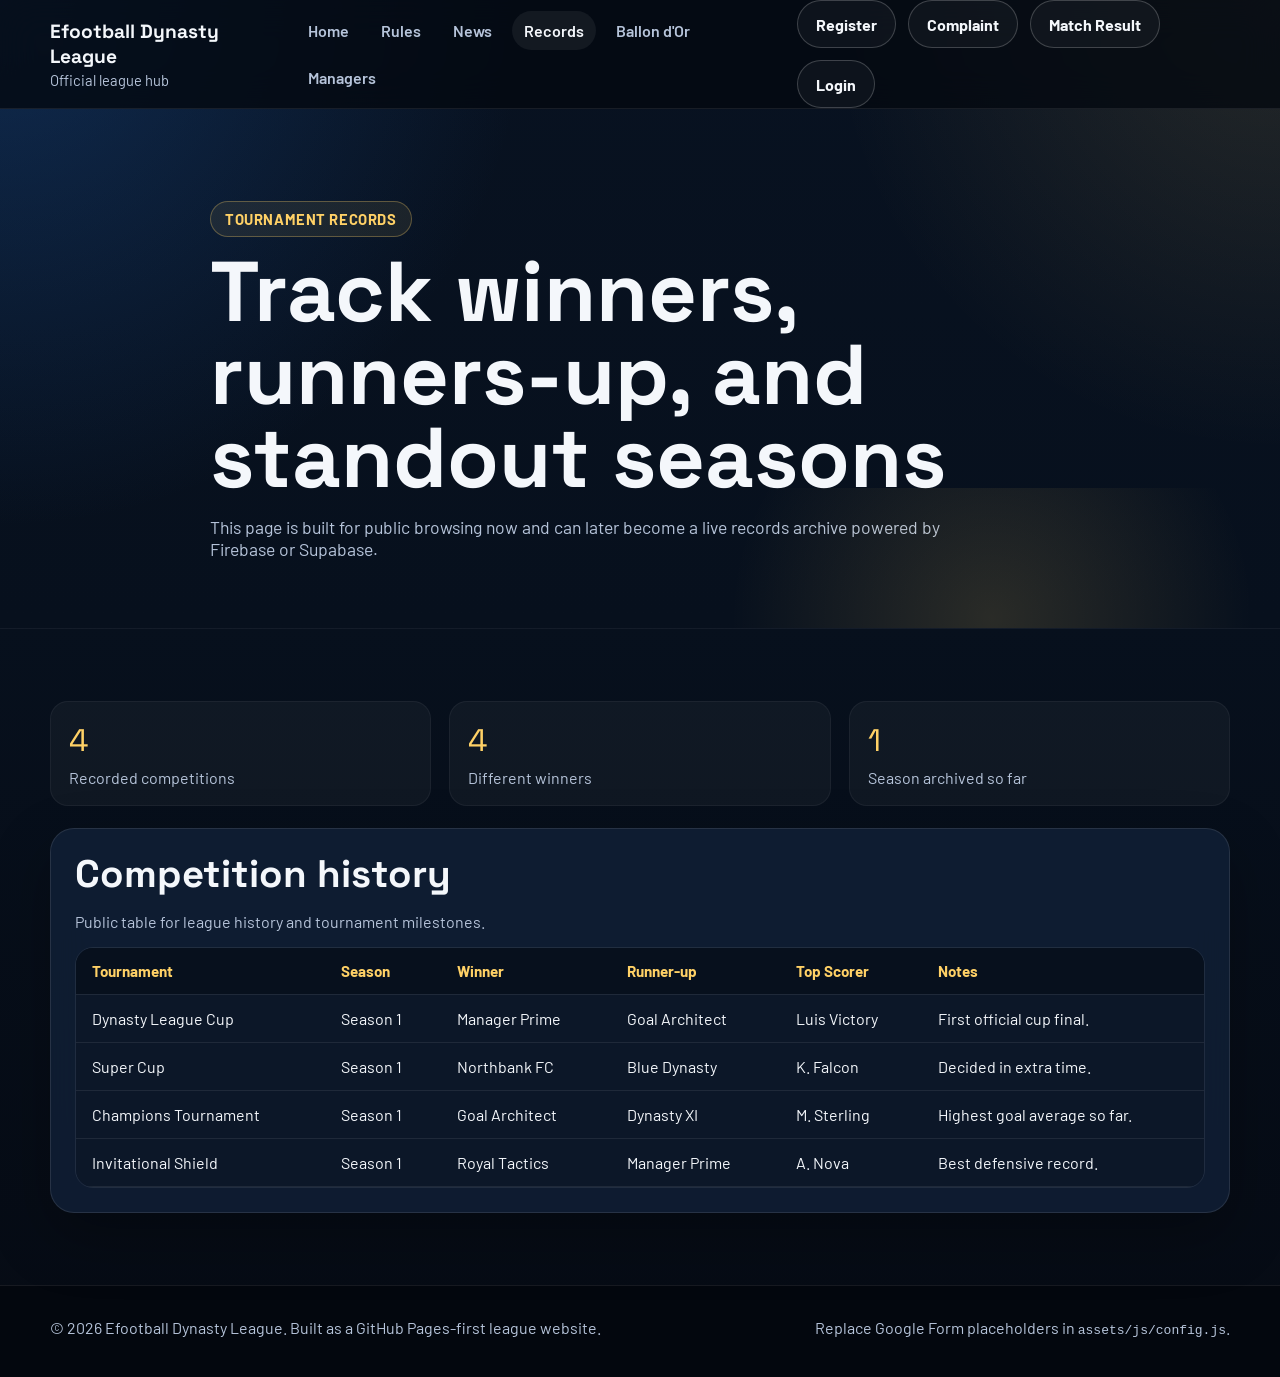
<file: records.html>
<!DOCTYPE html>
<html lang="en">
<head>
  <meta charset="UTF-8">
  <meta name="viewport" content="width=device-width, initial-scale=1.0">
  <meta name="description" content="Tournament records, winners, runners-up, top scorers, and historical notes for Efootball Dynasty League.">
  <title>Efootball Dynasty League | Tournament Records</title>
  <link rel="stylesheet" href="assets/css/styles.css">
</head>
<body data-page="records">
  <div id="site-header"></div>

  <main class="page-shell">
    <section class="hero hero-subpage">
      <div class="container hero-simple">
        <span class="eyebrow">Tournament Records</span>
        <h1>Track winners, runners-up, and standout seasons</h1>
        <p class="hero-text">
          This page is built for public browsing now and can later become a live records archive powered by Firebase or Supabase.
        </p>
      </div>
    </section>

    <section class="section">
      <div class="container">
        <div class="stat-grid" id="records-stat-grid"></div>
        <div class="table-card surface-card">
          <div class="table-heading">
            <h2>Competition history</h2>
            <p>Public table for league history and tournament milestones.</p>
          </div>
          <div class="table-wrap">
            <table>
              <thead>
                <tr>
                  <th>Tournament</th>
                  <th>Season</th>
                  <th>Winner</th>
                  <th>Runner-up</th>
                  <th>Top Scorer</th>
                  <th>Notes</th>
                </tr>
              </thead>
              <tbody id="records-table-body"></tbody>
            </table>
          </div>
        </div>
      </div>
    </section>
  </main>

  <div id="site-footer"></div>
  <script type="module" src="assets/js/main.js"></script>
</body>
</html>
</file>
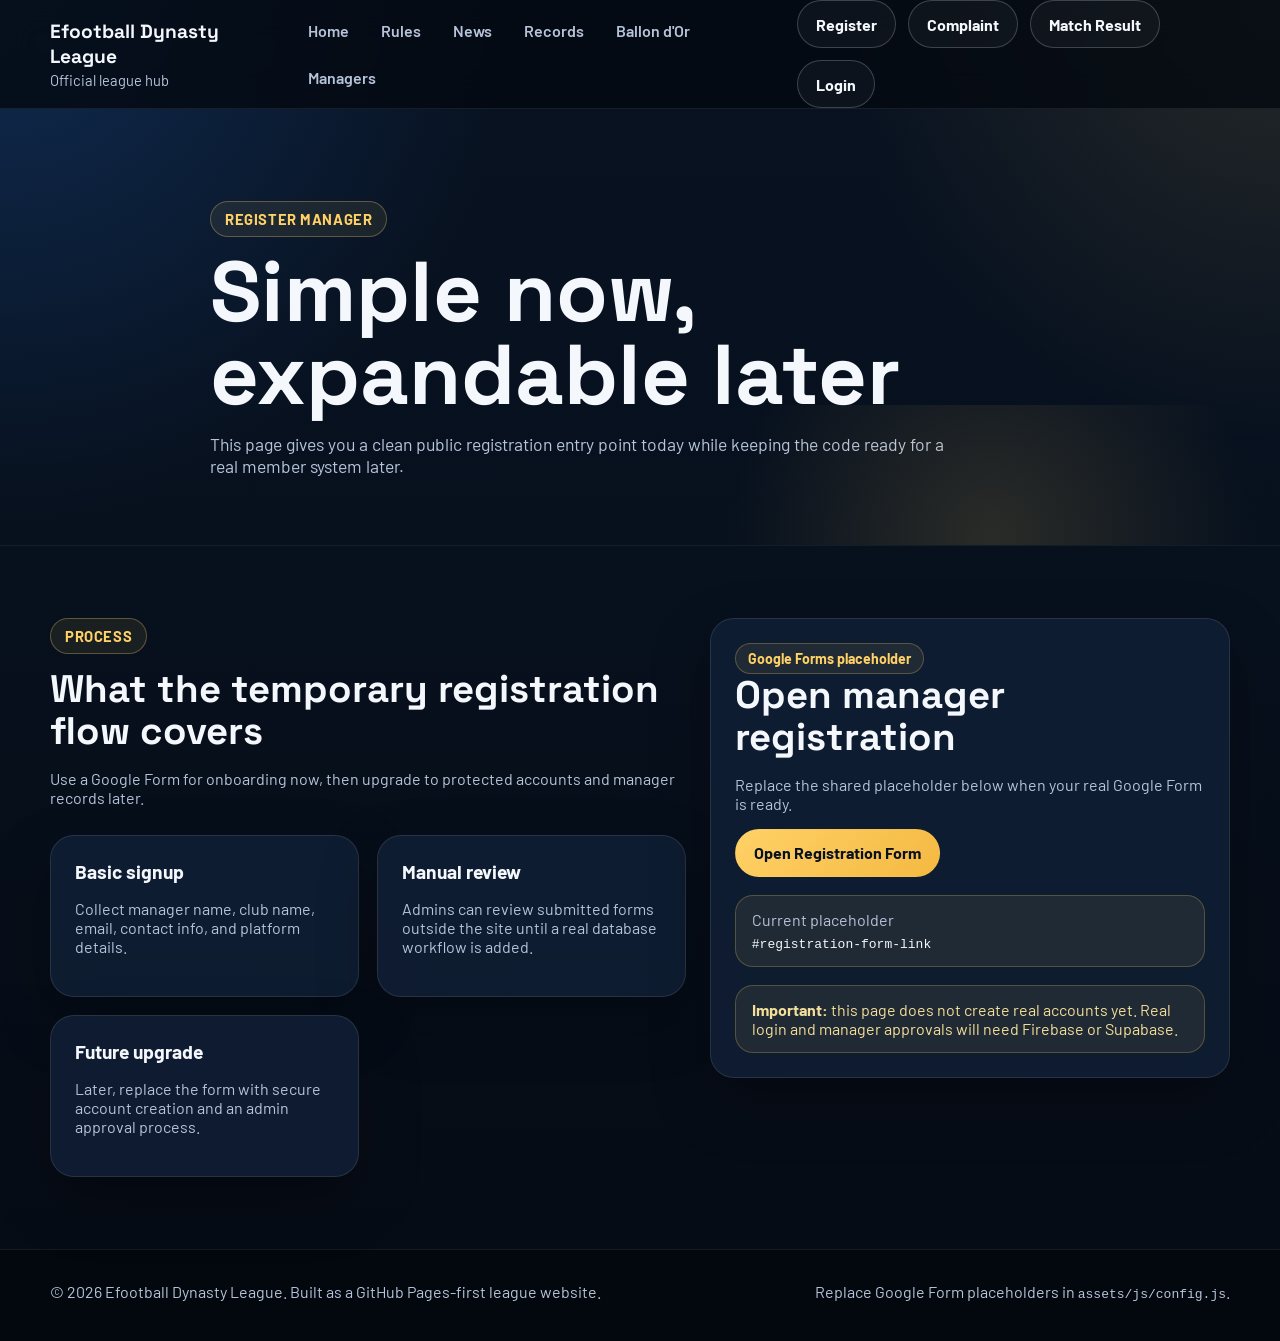
<file: register.html>
<!DOCTYPE html>
<html lang="en">
<head>
  <meta charset="UTF-8">
  <meta name="viewport" content="width=device-width, initial-scale=1.0">
  <meta name="description" content="Temporary manager registration page for Efootball Dynasty League using a replaceable Google Form placeholder.">
  <title>Efootball Dynasty League | Register Manager</title>
  <link rel="stylesheet" href="assets/css/styles.css">
</head>
<body data-page="register">
  <div id="site-header"></div>

  <main class="page-shell">
    <section class="hero hero-subpage">
      <div class="container hero-simple">
        <span class="eyebrow">Register Manager</span>
        <h1>Simple now, expandable later</h1>
        <p class="hero-text">
          This page gives you a clean public registration entry point today while keeping the code ready for a real member system later.
        </p>
      </div>
    </section>

    <section class="section">
      <div class="container split-layout">
        <div>
          <div class="section-heading">
            <span class="eyebrow">Process</span>
            <h2>What the temporary registration flow covers</h2>
            <p>Use a Google Form for onboarding now, then upgrade to protected accounts and manager records later.</p>
          </div>
          <div class="card-grid compact-grid">
            <article class="surface-card feature-card">
              <h3>Basic signup</h3>
              <p>Collect manager name, club name, email, contact info, and platform details.</p>
            </article>
            <article class="surface-card feature-card">
              <h3>Manual review</h3>
              <p>Admins can review submitted forms outside the site until a real database workflow is added.</p>
            </article>
            <article class="surface-card feature-card">
              <h3>Future upgrade</h3>
              <p>Later, replace the form with secure account creation and an admin approval process.</p>
            </article>
          </div>
        </div>
        <aside class="surface-card form-card">
          <div class="pill pill-warning">Google Forms placeholder</div>
          <h2>Open manager registration</h2>
          <p>Replace the shared placeholder below when your real Google Form is ready.</p>
          <a class="button button-primary" data-form-link="registration" href="#">Open Registration Form</a>
          <div class="code-note">
            <span>Current placeholder</span>
            <code id="register-page-link-display">#registration-form-link</code>
          </div>
          <div class="inline-notice">
            <strong>Important:</strong> this page does not create real accounts yet. Real login and manager approvals will need Firebase or Supabase.
          </div>
        </aside>
      </div>
    </section>
  </main>

  <div id="site-footer"></div>
  <script type="module" src="assets/js/main.js"></script>
</body>
</html>
</file>
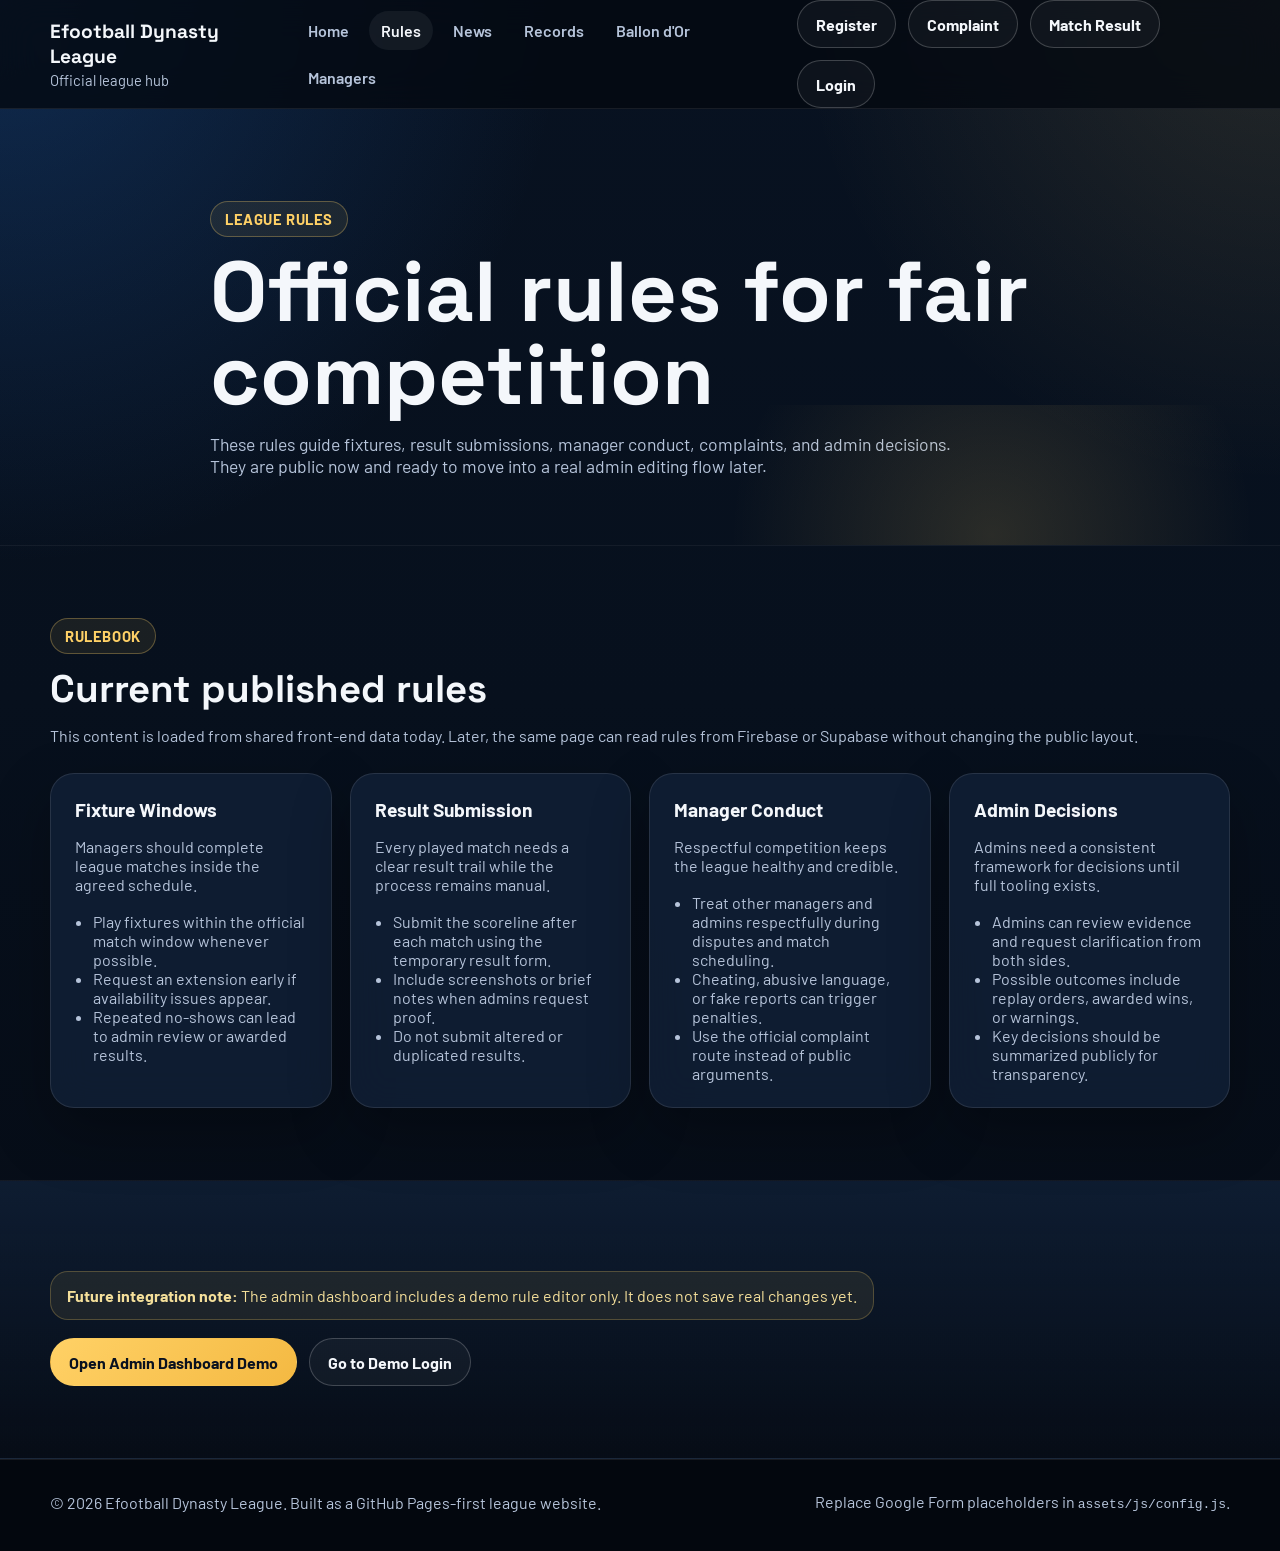
<file: rules.html>
<!DOCTYPE html>
<html lang="en">
<head>
  <meta charset="UTF-8">
  <meta name="viewport" content="width=device-width, initial-scale=1.0">
  <meta name="description" content="Official rules for Efootball Dynasty League managers, fixtures, conduct, complaints, and admin decisions.">
  <title>Efootball Dynasty League | League Rules</title>
  <link rel="stylesheet" href="assets/css/styles.css">
</head>
<body data-page="rules">
  <div id="site-header"></div>

  <main class="page-shell">
    <section class="hero hero-subpage">
      <div class="container hero-simple">
        <span class="eyebrow">League Rules</span>
        <h1>Official rules for fair competition</h1>
        <p class="hero-text">
          These rules guide fixtures, result submissions, manager conduct, complaints, and admin decisions.
          They are public now and ready to move into a real admin editing flow later.
        </p>
      </div>
    </section>

    <section class="section">
      <div class="container">
        <div class="section-heading">
          <span class="eyebrow">Rulebook</span>
          <h2>Current published rules</h2>
          <p>
            This content is loaded from shared front-end data today. Later, the same page can read rules
            from Firebase or Supabase without changing the public layout.
          </p>
        </div>
        <div class="card-grid" id="rules-grid"></div>
      </div>
    </section>

    <section class="section section-contrast">
      <div class="container narrow-stack">
        <div class="inline-notice">
          <strong>Future integration note:</strong> The admin dashboard includes a demo rule editor only.
          It does not save real changes yet.
        </div>
        <div class="button-row">
          <a class="button button-primary" href="admin-dashboard.html">Open Admin Dashboard Demo</a>
          <a class="button button-secondary" href="login.html">Go to Demo Login</a>
        </div>
      </div>
    </section>
  </main>

  <div id="site-footer"></div>
  <script type="module" src="assets/js/main.js"></script>
</body>
</html>
</file>
<file: assets/css/styles.css>
@import url("https://fonts.googleapis.com/css2?family=Barlow:wght@400;500;600;700;800&family=Space+Grotesk:wght@500;700&display=swap");

:root {
  --bg: #07101d;
  --bg-soft: #0d1a2d;
  --panel: rgba(16, 30, 51, 0.92);
  --panel-strong: #101f36;
  --line: rgba(255, 255, 255, 0.1);
  --text: #f4f7fb;
  --muted: #b6c4da;
  --gold: #ffd166;
  --gold-deep: #f4b942;
  --blue: #1e5aa8;
  --cyan: #70d6ff;
  --danger: #ff8a80;
  --success: #87f0a7;
  --shadow: 0 24px 60px rgba(0, 0, 0, 0.28);
  --radius-lg: 24px;
  --radius-md: 18px;
  --radius-sm: 12px;
}

* {
  box-sizing: border-box;
}

html {
  scroll-behavior: smooth;
}

body {
  margin: 0;
  min-height: 100vh;
  font-family: "Barlow", "Segoe UI", sans-serif;
  color: var(--text);
  background:
    radial-gradient(circle at top left, rgba(30, 90, 168, 0.35), transparent 28%),
    radial-gradient(circle at top right, rgba(255, 209, 102, 0.12), transparent 24%),
    linear-gradient(180deg, #081221 0%, #07101d 45%, #060b14 100%);
}

a {
  color: inherit;
  text-decoration: none;
}

button,
input,
textarea {
  font: inherit;
}

img {
  max-width: 100%;
}

.page-shell {
  position: relative;
}

.container {
  width: min(1180px, calc(100% - 32px));
  margin: 0 auto;
}

.section {
  padding: 72px 0;
}

.section-contrast {
  background: linear-gradient(180deg, rgba(19, 39, 67, 0.58), rgba(7, 16, 29, 0.16));
  border-top: 1px solid rgba(255, 255, 255, 0.05);
  border-bottom: 1px solid rgba(255, 255, 255, 0.05);
}

.section-heading {
  margin-bottom: 28px;
}

.section-heading h2,
.table-heading h2,
.panel-heading h2,
.form-card h2,
.login-side h2,
.login-panel h2 {
  margin: 0 0 10px;
  font-family: "Space Grotesk", "Segoe UI", sans-serif;
  font-size: clamp(1.8rem, 3vw, 2.6rem);
  line-height: 1.1;
}

.section-heading p,
.table-heading p,
.panel-heading p,
.feature-card p,
.action-card p,
.form-card p,
.login-side p,
.login-panel p,
.hero-text,
.small-note,
.code-note span {
  color: var(--muted);
}

.eyebrow {
  display: inline-flex;
  align-items: center;
  gap: 8px;
  margin-bottom: 14px;
  padding: 8px 14px;
  border-radius: 999px;
  border: 1px solid rgba(255, 209, 102, 0.3);
  background: rgba(255, 209, 102, 0.08);
  color: var(--gold);
  font-size: 0.92rem;
  font-weight: 700;
  letter-spacing: 0.04em;
  text-transform: uppercase;
}

.hero {
  position: relative;
  overflow: hidden;
  padding: 92px 0 68px;
}

.hero::after {
  content: "";
  position: absolute;
  inset: auto -10% -120px 45%;
  height: 260px;
  background: radial-gradient(circle, rgba(255, 209, 102, 0.14), transparent 60%);
  pointer-events: none;
}

.hero-home {
  padding-top: 110px;
}

.hero-dashboard,
.hero-subpage {
  border-bottom: 1px solid rgba(255, 255, 255, 0.05);
}

.hero-grid {
  display: grid;
  gap: 28px;
  grid-template-columns: minmax(0, 1.3fr) minmax(280px, 0.7fr);
  align-items: center;
}

.hero-simple {
  max-width: 860px;
}

.hero h1 {
  margin: 0 0 16px;
  font-family: "Space Grotesk", "Segoe UI", sans-serif;
  font-size: clamp(2.8rem, 7vw, 5.3rem);
  line-height: 0.98;
}

.hero-text {
  max-width: 760px;
  margin: 0;
  font-size: 1.1rem;
}

.hero-points {
  margin: 22px 0 0;
  padding-left: 18px;
  color: var(--muted);
}

.compact-list {
  margin-top: 18px;
}

.hero-panel,
.surface-card,
.banner,
.table-card {
  backdrop-filter: blur(18px);
}

.surface-card,
.table-card,
.hero-panel {
  border: 1px solid var(--line);
  border-radius: var(--radius-lg);
  background: var(--panel);
  box-shadow: var(--shadow);
}

.hero-panel,
.surface-card {
  padding: 24px;
}

.panel-label {
  margin: 0 0 14px;
  color: var(--gold);
  font-weight: 700;
  text-transform: uppercase;
  letter-spacing: 0.05em;
}

.panel-stack,
.stack-gap {
  display: grid;
  gap: 14px;
}

.metric-card {
  padding: 18px;
  border-radius: var(--radius-md);
  background: rgba(255, 255, 255, 0.04);
  border: 1px solid rgba(255, 255, 255, 0.05);
}

.metric-value {
  display: block;
  font-family: "Space Grotesk", "Segoe UI", sans-serif;
  font-size: 1.95rem;
  color: var(--gold);
}

.metric-label {
  display: block;
  margin-top: 8px;
  color: var(--muted);
}

.inline-notice,
.code-note,
.status-card {
  padding: 14px 16px;
  border-radius: var(--radius-md);
  border: 1px solid rgba(255, 209, 102, 0.24);
  background: rgba(255, 209, 102, 0.08);
}

.inline-notice {
  margin-top: 18px;
  color: #f4df9a;
}

.button-row,
.site-actions {
  display: flex;
  flex-wrap: wrap;
  gap: 12px;
}

.button {
  display: inline-flex;
  align-items: center;
  justify-content: center;
  min-height: 48px;
  padding: 0 18px;
  border: 1px solid transparent;
  border-radius: 999px;
  font-weight: 700;
  transition: transform 160ms ease, border-color 160ms ease, background 160ms ease;
}

.button:hover,
.button:focus-visible {
  transform: translateY(-1px);
}

.button-primary {
  background: linear-gradient(135deg, var(--gold), var(--gold-deep));
  color: #091120;
}

.button-secondary {
  border-color: rgba(255, 255, 255, 0.2);
  background: rgba(255, 255, 255, 0.04);
}

.button-ghost {
  border-color: rgba(112, 214, 255, 0.25);
  color: var(--cyan);
  background: rgba(112, 214, 255, 0.08);
}

.feature-grid,
.action-grid,
.card-grid,
.status-grid,
.mini-rule-grid,
.stat-grid {
  display: grid;
  gap: 18px;
}

.feature-grid {
  grid-template-columns: repeat(auto-fit, minmax(220px, 1fr));
}

.action-grid,
.card-grid {
  grid-template-columns: repeat(auto-fit, minmax(250px, 1fr));
}

.stat-grid {
  grid-template-columns: repeat(auto-fit, minmax(200px, 1fr));
  margin-bottom: 22px;
}

.compact-grid {
  grid-template-columns: repeat(auto-fit, minmax(220px, 1fr));
}

.feature-card h3,
.action-card h3,
.timeline-card h3,
.mini-feed-card h3 {
  margin-top: 0;
  margin-bottom: 10px;
  font-size: 1.2rem;
}

.action-card {
  min-height: 170px;
}

.pill {
  display: inline-flex;
  align-items: center;
  width: fit-content;
  padding: 6px 12px;
  border-radius: 999px;
  background: rgba(112, 214, 255, 0.1);
  border: 1px solid rgba(112, 214, 255, 0.24);
  color: var(--cyan);
  font-size: 0.88rem;
  font-weight: 700;
}

.pill-warning {
  background: rgba(255, 209, 102, 0.08);
  border-color: rgba(255, 209, 102, 0.26);
  color: var(--gold);
}

.pill-danger {
  background: rgba(255, 138, 128, 0.08);
  border-color: rgba(255, 138, 128, 0.28);
  color: var(--danger);
}

.split-layout {
  display: grid;
  gap: 24px;
  grid-template-columns: minmax(0, 1.1fr) minmax(300px, 0.9fr);
  align-items: start;
}

.split-layout-reverse {
  grid-template-columns: minmax(300px, 0.9fr) minmax(0, 1.1fr);
}

.form-card {
  position: sticky;
  top: 108px;
}

.code-note {
  display: grid;
  gap: 8px;
  margin-top: 18px;
}

.code-note code {
  display: inline-block;
  overflow-wrap: anywhere;
  color: var(--text);
}

.small-note {
  margin-top: 16px;
}

.timeline-list {
  display: grid;
  gap: 16px;
}

.table-card {
  padding: 24px;
}

.table-heading {
  margin-bottom: 16px;
}

.table-wrap {
  overflow-x: auto;
  border-radius: var(--radius-md);
  border: 1px solid rgba(255, 255, 255, 0.08);
}

table {
  width: 100%;
  min-width: 680px;
  border-collapse: collapse;
  background: rgba(12, 23, 40, 0.82);
}

th,
td {
  padding: 14px 16px;
  text-align: left;
  border-bottom: 1px solid rgba(255, 255, 255, 0.08);
}

th {
  color: var(--gold);
  font-size: 0.95rem;
  background: rgba(7, 16, 29, 0.95);
}

td {
  color: var(--text);
}

.login-layout {
  display: grid;
  gap: 22px;
  grid-template-columns: minmax(280px, 0.8fr) minmax(0, 1.2fr);
  align-items: start;
}

.login-side,
.login-panel {
  min-height: 100%;
}

.login-panels {
  display: grid;
}

.login-panel {
  display: none;
}

.login-panel.is-active {
  display: block;
}

.role-switch {
  display: flex;
  flex-wrap: wrap;
  gap: 10px;
  margin-top: 20px;
}

.role-button {
  min-height: 44px;
  padding: 0 16px;
  border-radius: 999px;
  border: 1px solid rgba(255, 255, 255, 0.14);
  background: rgba(255, 255, 255, 0.04);
  color: var(--text);
  cursor: pointer;
}

.role-button.is-active {
  border-color: rgba(255, 209, 102, 0.44);
  background: rgba(255, 209, 102, 0.14);
  color: var(--gold);
}

.demo-form {
  display: grid;
  gap: 14px;
}

.demo-form label {
  display: grid;
  gap: 8px;
  font-weight: 600;
}

.demo-form input,
.demo-form textarea {
  width: 100%;
  padding: 12px 14px;
  border-radius: 14px;
  border: 1px solid rgba(255, 255, 255, 0.12);
  background: rgba(255, 255, 255, 0.04);
  color: var(--text);
}

.demo-form input::placeholder,
.demo-form textarea::placeholder {
  color: rgba(182, 196, 218, 0.75);
}

.dashboard-grid {
  display: grid;
  gap: 20px;
  grid-template-columns: repeat(2, minmax(0, 1fr));
}

.dashboard-panel {
  display: grid;
  gap: 16px;
}

.dashboard-panel-wide {
  grid-column: span 2;
}

.panel-heading {
  display: grid;
  gap: 6px;
}

.status-label {
  display: block;
  margin-bottom: 6px;
  color: var(--muted);
}

.compact-table-wrap table {
  min-width: 560px;
}

.mini-feed,
.status-grid,
.mini-rule-grid {
  display: grid;
  gap: 12px;
}

.mini-feed-card,
.status-item,
.rule-preview-card {
  padding: 14px 16px;
  border-radius: var(--radius-md);
  background: rgba(255, 255, 255, 0.04);
  border: 1px solid rgba(255, 255, 255, 0.08);
}

.mini-feed-card h3,
.status-item h3,
.rule-preview-card h3 {
  margin: 0 0 8px;
  font-size: 1rem;
}

.status-item p,
.rule-preview-card p,
.mini-feed-card p {
  margin: 0;
  color: var(--muted);
}

.banner {
  margin-bottom: 22px;
  padding: 16px 18px;
  border-radius: var(--radius-md);
  border: 1px solid rgba(255, 255, 255, 0.12);
  background: rgba(255, 255, 255, 0.05);
}

.banner-danger {
  border-color: rgba(255, 138, 128, 0.26);
  background: rgba(255, 138, 128, 0.08);
  color: #ffd6d1;
}

.banner-info {
  border-color: rgba(112, 214, 255, 0.24);
  background: rgba(112, 214, 255, 0.08);
  color: #d4f2ff;
}

.narrow-stack {
  display: grid;
  gap: 18px;
  justify-items: start;
}

.site-header {
  position: sticky;
  top: 0;
  z-index: 100;
  backdrop-filter: blur(18px);
  border-bottom: 1px solid rgba(255, 255, 255, 0.08);
  background: rgba(4, 9, 17, 0.8);
}

.site-header-inner {
  display: flex;
  align-items: center;
  justify-content: space-between;
  gap: 16px;
  min-height: 82px;
}

.site-brand {
  display: grid;
  gap: 2px;
}

.site-brand strong {
  font-family: "Space Grotesk", "Segoe UI", sans-serif;
  font-size: 1.2rem;
}

.site-brand span {
  color: var(--muted);
  font-size: 0.92rem;
}

.nav-toggle {
  display: none;
  align-items: center;
  justify-content: center;
  width: 48px;
  height: 48px;
  border-radius: 14px;
  border: 1px solid rgba(255, 255, 255, 0.12);
  background: rgba(255, 255, 255, 0.04);
  color: var(--text);
}

.site-nav-wrap {
  display: flex;
  align-items: center;
  gap: 18px;
}

.site-nav {
  display: flex;
  flex-wrap: wrap;
  gap: 8px;
}

.site-nav a {
  padding: 10px 12px;
  border-radius: 999px;
  color: var(--muted);
  font-weight: 600;
}

.site-nav a.is-active,
.site-nav a:hover,
.site-nav a:focus-visible {
  color: var(--text);
  background: rgba(255, 255, 255, 0.06);
}

.site-actions {
  align-items: center;
}

.header-role-chip {
  display: inline-flex;
  align-items: center;
  gap: 8px;
  padding: 8px 12px;
  border-radius: 999px;
  border: 1px solid rgba(112, 214, 255, 0.22);
  background: rgba(112, 214, 255, 0.08);
  color: var(--cyan);
  font-size: 0.92rem;
  font-weight: 700;
}

.site-footer {
  padding: 32px 0 40px;
  border-top: 1px solid rgba(255, 255, 255, 0.08);
  background: rgba(2, 6, 12, 0.66);
}

.site-footer-inner {
  display: flex;
  flex-wrap: wrap;
  align-items: center;
  justify-content: space-between;
  gap: 16px;
}

.site-footer p,
.site-footer a {
  margin: 0;
  color: var(--muted);
}

.toast {
  position: fixed;
  right: 16px;
  bottom: 16px;
  z-index: 200;
  max-width: min(420px, calc(100% - 32px));
  padding: 14px 16px;
  border-radius: 18px;
  border: 1px solid rgba(255, 209, 102, 0.28);
  background: rgba(11, 20, 34, 0.96);
  color: var(--text);
  box-shadow: var(--shadow);
}

@media (max-width: 1024px) {
  .hero-grid,
  .split-layout,
  .split-layout-reverse,
  .login-layout,
  .dashboard-grid {
    grid-template-columns: 1fr;
  }

  .dashboard-panel-wide {
    grid-column: span 1;
  }

  .form-card {
    position: static;
  }
}

@media (max-width: 860px) {
  .site-header-inner {
    min-height: 74px;
  }

  .nav-toggle {
    display: inline-flex;
  }

  .site-nav-wrap {
    position: absolute;
    left: 0;
    right: 0;
    top: 100%;
    display: none;
    flex-direction: column;
    align-items: stretch;
    padding: 0 16px 16px;
    background: rgba(4, 9, 17, 0.98);
    border-bottom: 1px solid rgba(255, 255, 255, 0.08);
  }

  .site-nav-wrap.is-open {
    display: flex;
  }

  .site-nav,
  .site-actions {
    flex-direction: column;
    align-items: stretch;
  }

  .site-nav a,
  .site-actions .button,
  .header-role-chip {
    width: 100%;
    justify-content: center;
  }
}

@media (max-width: 640px) {
  .container {
    width: min(100% - 24px, 1180px);
  }

  .section {
    padding: 56px 0;
  }

  .hero {
    padding: 88px 0 56px;
  }

  .hero h1 {
    font-size: clamp(2.2rem, 10vw, 3.8rem);
  }

  .surface-card,
  .hero-panel,
  .table-card {
    padding: 20px;
  }

  table {
    min-width: 600px;
  }
}
</file>
